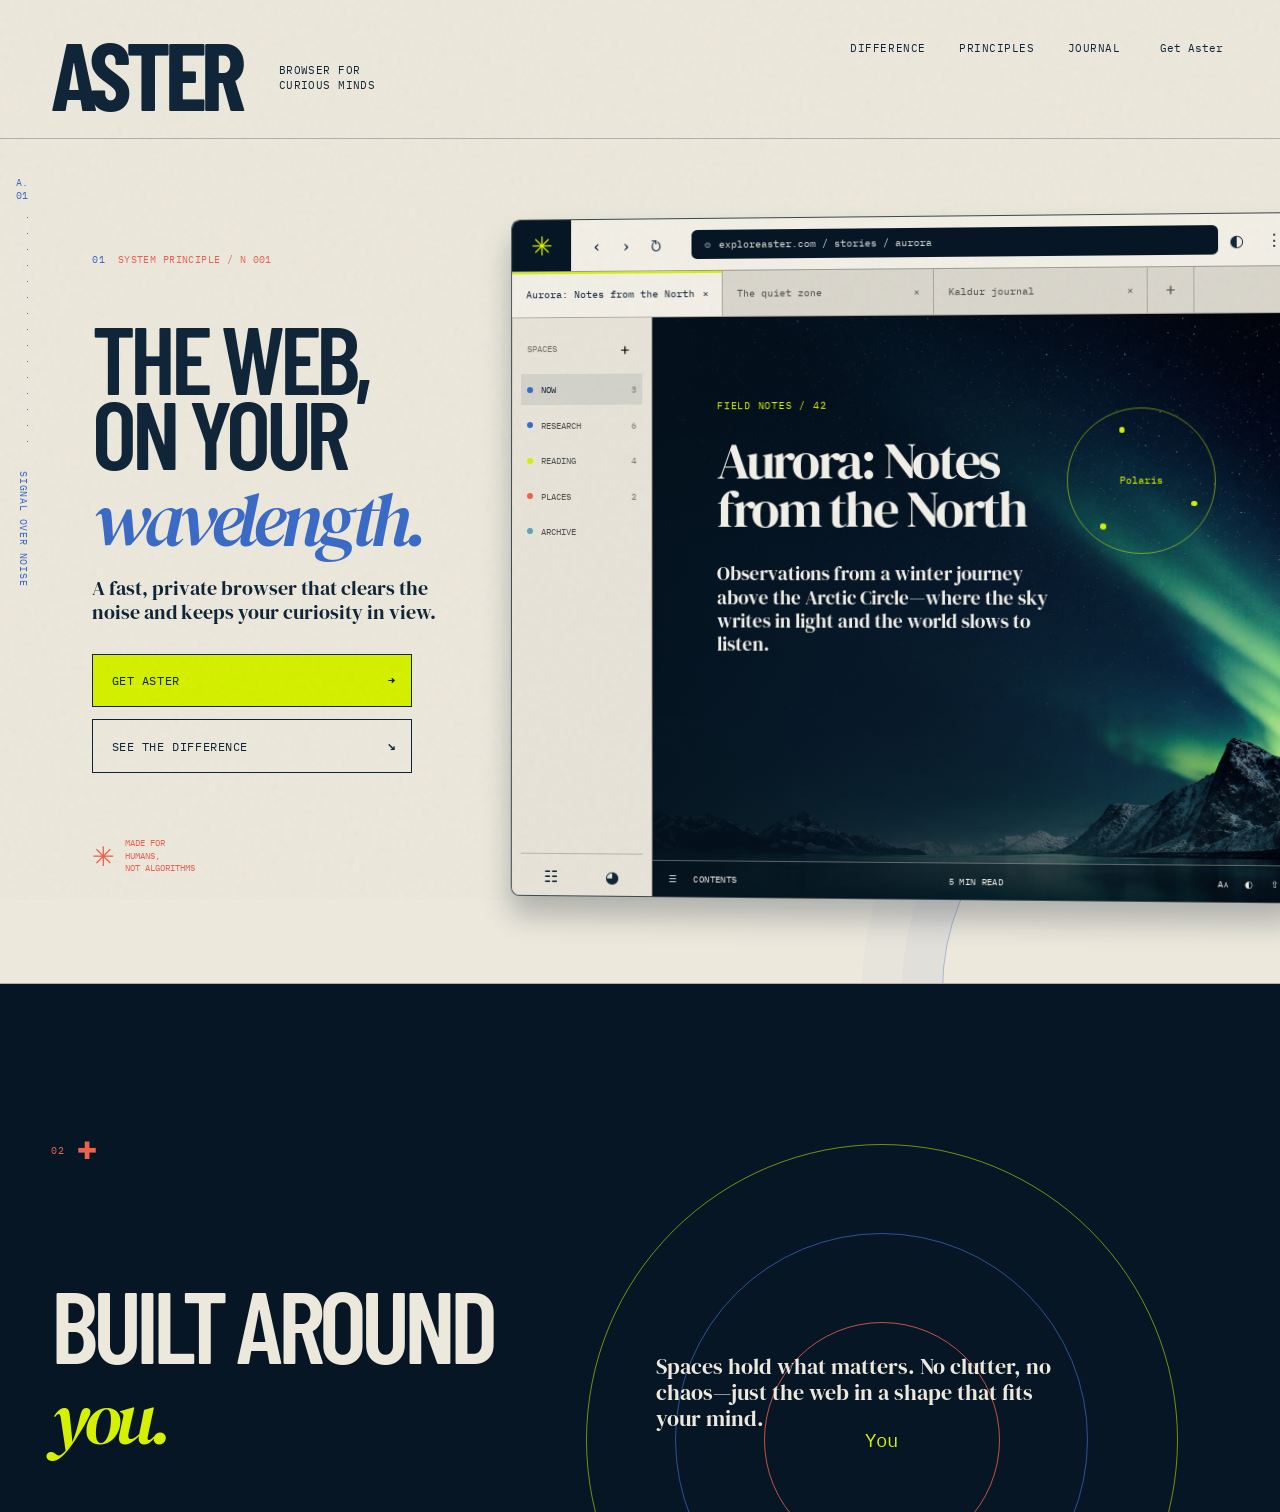
<file: examples/aster-browser/index.html>
<!doctype html>
<html lang="en">
  <head>
    <meta charset="UTF-8" />
    <meta name="viewport" content="width=device-width, initial-scale=1.0" />
    <meta name="description" content="ASTER is a fast, private browser that keeps curiosity in view." />
    <meta name="theme-color" content="#ece8dc" />
    <title>ASTER — The web, on your wavelength.</title>
    <link rel="preconnect" href="https://fonts.googleapis.com" />
    <link rel="preconnect" href="https://fonts.gstatic.com" crossorigin />
    <link href="https://fonts.googleapis.com/css2?family=Barlow+Condensed:wght@500;600;700&family=DM+Serif+Display:ital@0;1&family=IBM+Plex+Mono:wght@400;500&display=swap" rel="stylesheet" />
    <link rel="stylesheet" href="styles.css" />
  </head>
  <body>
    <a class="skip-link" href="#main">Skip to content</a>

    <header class="site-header">
      <a class="wordmark" href="#top" aria-label="ASTER home">ASTER</a>
      <p class="header-note">Browser for<br />curious minds</p>
      <button class="menu-toggle" type="button" aria-controls="primary-nav" aria-expanded="false">
        <span>Menu</span><span aria-hidden="true">+</span>
      </button>
      <nav id="primary-nav" class="primary-nav" aria-label="Primary navigation">
        <a href="#difference">Difference</a>
        <a href="#principles">Principles</a>
        <a href="#journal">Journal</a>
        <button type="button" class="nav-action" data-open-waitlist>Get Aster</button>
      </nav>
    </header>

    <main id="main">
      <section class="hero" id="top" aria-labelledby="hero-title">
        <div class="signal-ruler" aria-hidden="true">
          <span>A.<br />01</span><i></i><b>Signal over noise</b>
        </div>

        <div class="hero-copy reveal">
          <p class="eyebrow"><span>01</span> System principle / N 001</p>
          <h1 id="hero-title">The web,<br />on your<br /><em>wavelength.</em></h1>
          <p class="lede">A fast, private browser that clears the noise and keeps your curiosity in view.</p>
          <div class="hero-actions">
            <button class="button button-primary" type="button" data-open-waitlist><span>Get Aster</span><b aria-hidden="true">→</b></button>
            <a class="button button-quiet" href="#difference"><span>See the difference</span><b aria-hidden="true">↘</b></a>
          </div>
          <div class="signal-stamp" aria-hidden="true"><span>✳</span><small>Made for<br />humans,<br />not algorithms</small></div>
        </div>

        <div class="browser-stage reveal" aria-label="ASTER browser preview">
          <div class="browser-shell">
            <div class="browser-topbar">
              <span class="aster-mark" aria-hidden="true">✳</span>
              <div class="browser-nav" aria-hidden="true"><button>‹</button><button>›</button><button>↻</button></div>
              <div class="address-bar"><span aria-hidden="true">⌾</span> exploreaster.com / stories / aurora</div>
              <button class="toolbar-button" type="button" data-reading-mode aria-pressed="false" aria-label="Toggle quiet reading mode">◐</button>
              <button class="toolbar-button" type="button" aria-label="More browser options">⋮</button>
            </div>
            <div class="browser-tabs" role="tablist" aria-label="Open tabs">
              <button class="tab active" type="button" role="tab" aria-selected="true" data-title="Aurora: Notes from the North" data-label="Field notes / 42">Aurora: Notes from the North <span aria-hidden="true">×</span></button>
              <button class="tab" type="button" role="tab" aria-selected="false" data-title="The quiet zone" data-label="Aster field guide / 07">The quiet zone <span aria-hidden="true">×</span></button>
              <button class="tab" type="button" role="tab" aria-selected="false" data-title="Kaldur journal" data-label="Winter dispatch / 13">Kaldur journal <span aria-hidden="true">×</span></button>
              <button class="new-tab" type="button" aria-label="Open new tab">+</button>
            </div>
            <div class="browser-body">
              <aside class="browser-sidebar" aria-label="Browser spaces">
                <div class="sidebar-title"><span>Spaces</span><button type="button" aria-label="Add space">+</button></div>
                <button class="space active"><i></i>Now <span>3</span></button>
                <button class="space"><i></i>Research <span>6</span></button>
                <button class="space"><i></i>Reading <span>4</span></button>
                <button class="space"><i></i>Places <span>2</span></button>
                <button class="space"><i></i>Archive</button>
                <div class="sidebar-footer"><span>☷</span><span>◕</span></div>
              </aside>
              <article class="reading-canvas">
                <div class="reading-overlay"></div>
                <div class="story-copy">
                  <p class="story-label" data-story-label>Field notes / 42</p>
                  <h2 data-story-title>Aurora: Notes<br />from the North</h2>
                  <p>Observations from a winter journey above the Arctic Circle—where the sky writes in light and the world slows to listen.</p>
                </div>
                <div class="constellation" aria-hidden="true"><span>Polaris</span><i></i><i></i><i></i></div>
                <footer class="reading-footer"><span>☰ &nbsp; Contents</span><span>5 min read</span><span>A<span class="small-a">A</span> &nbsp; ◐ &nbsp; ⇧</span></footer>
              </article>
            </div>
          </div>
        </div>
      </section>

      <section class="difference" id="difference" aria-labelledby="difference-title">
        <p class="section-number">02 <span aria-hidden="true">✚</span></p>
        <h2 id="difference-title">Built around<br /><em>you.</em></h2>
        <p>Spaces hold what matters. No clutter, no chaos—just the web in a shape that fits your mind.</p>
        <div class="orbit-map" aria-hidden="true"><span>You</span><i></i><i></i><i></i></div>
      </section>
    </main>

    <dialog class="waitlist-dialog" aria-labelledby="waitlist-title">
      <button class="dialog-close" type="button" data-close-waitlist aria-label="Close waitlist form">×</button>
      <div class="dialog-intro"><span>ASTER / EARLY ACCESS</span><h2 id="waitlist-title">Stay<br />curious.</h2><p>Be first to explore a browser that gives your attention somewhere better to go.</p></div>
      <form class="waitlist-form">
        <label>Email address<input name="email" type="email" autocomplete="email" required placeholder="you@example.com" /></label>
        <label class="check"><input type="checkbox" required /><span>I’d like occasional news from ASTER. No tracking, no noise.</span></label>
        <button class="button button-primary" type="submit"><span>Join the list</span><b aria-hidden="true">→</b></button>
      </form>
      <div class="waitlist-success" hidden><span aria-hidden="true">✳</span><h3>You’re in orbit.</h3><p>We’ll send your invitation when ASTER is ready.</p></div>
    </dialog>

    <script src="script.js"></script>
  </body>
</html>
</file>
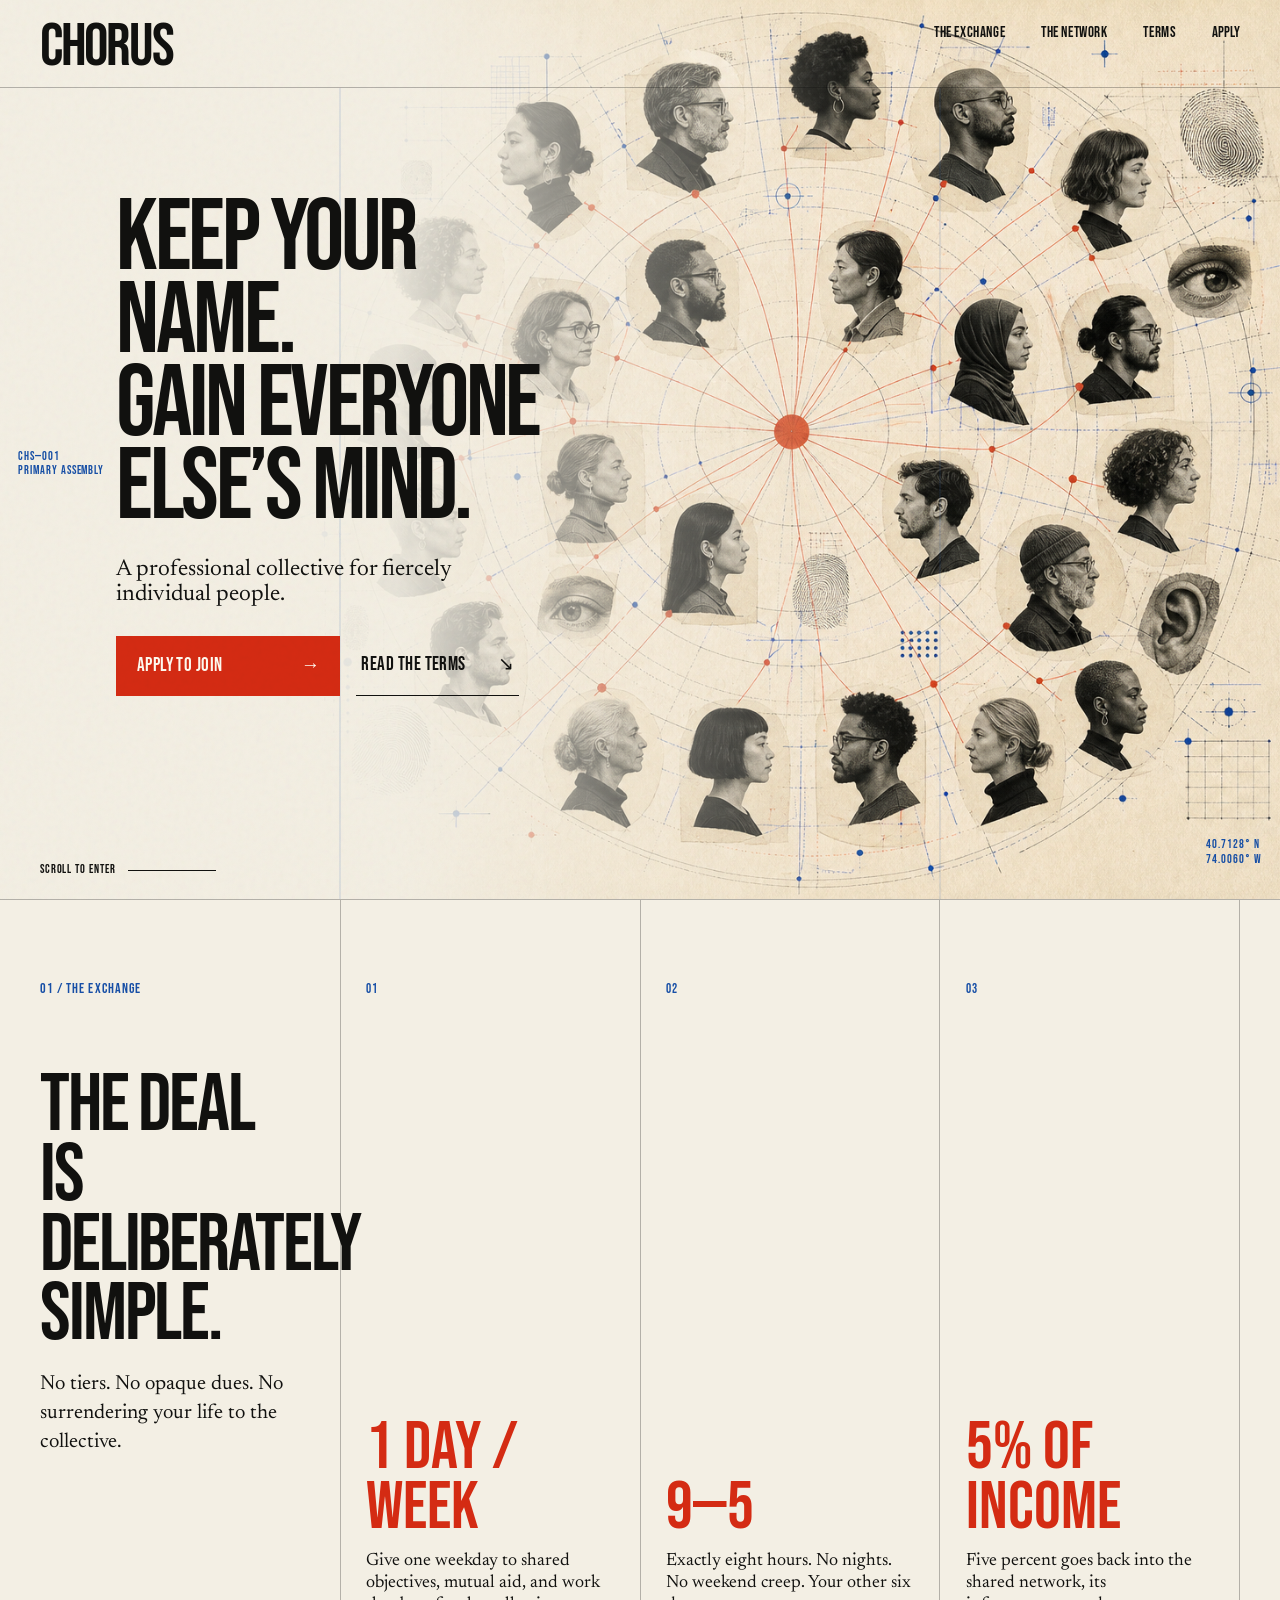
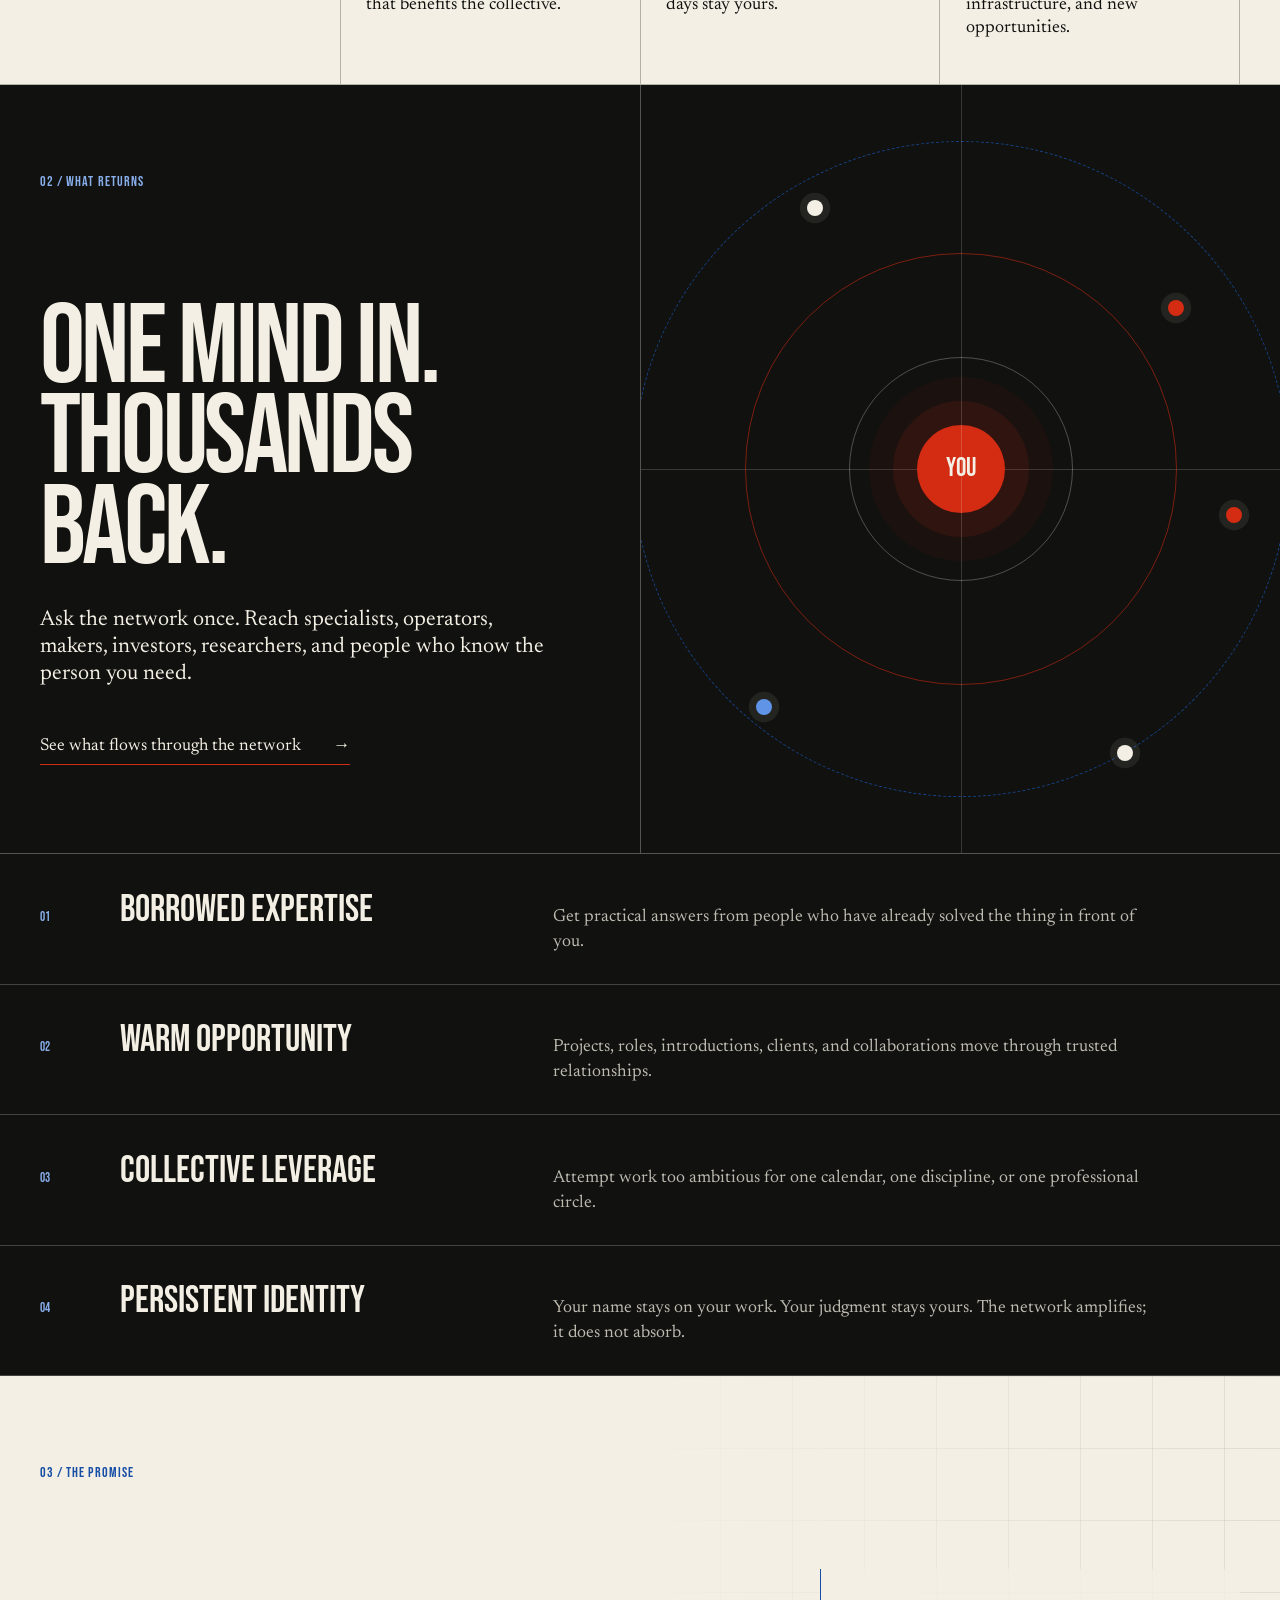
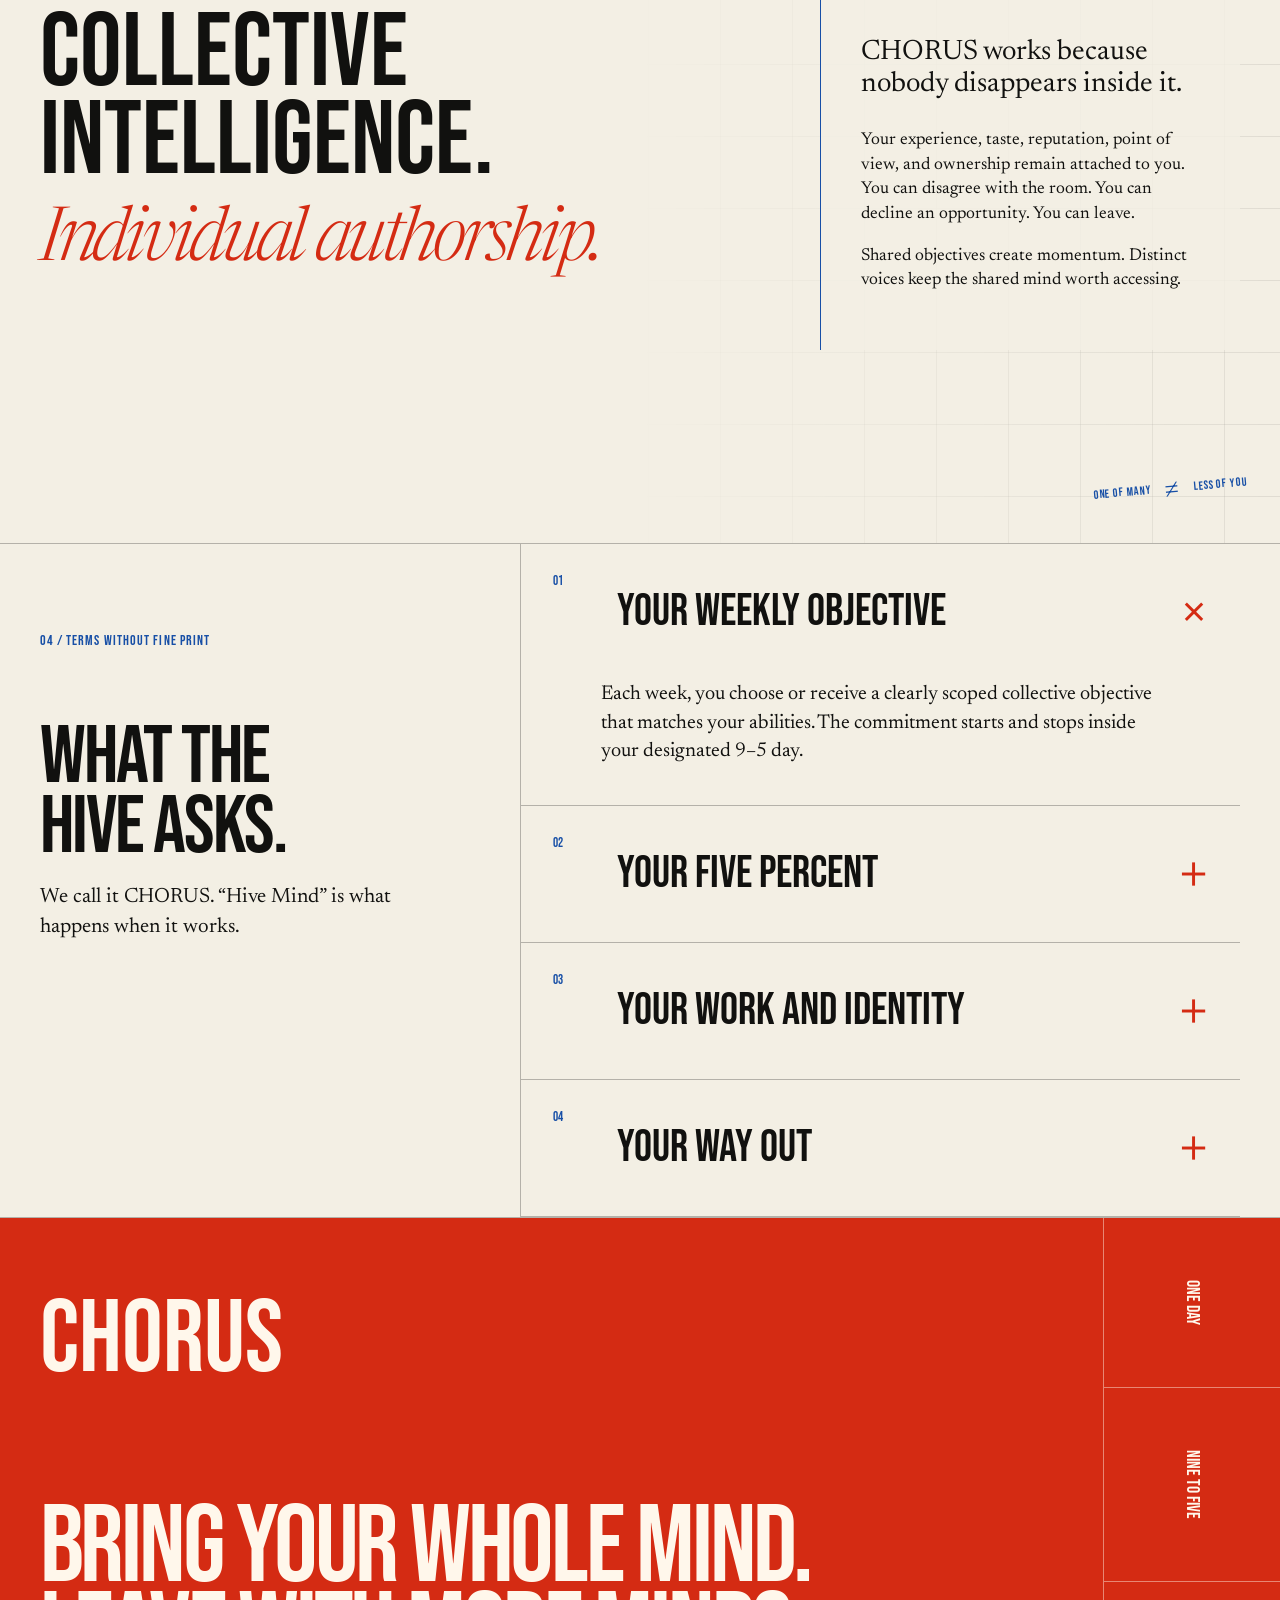
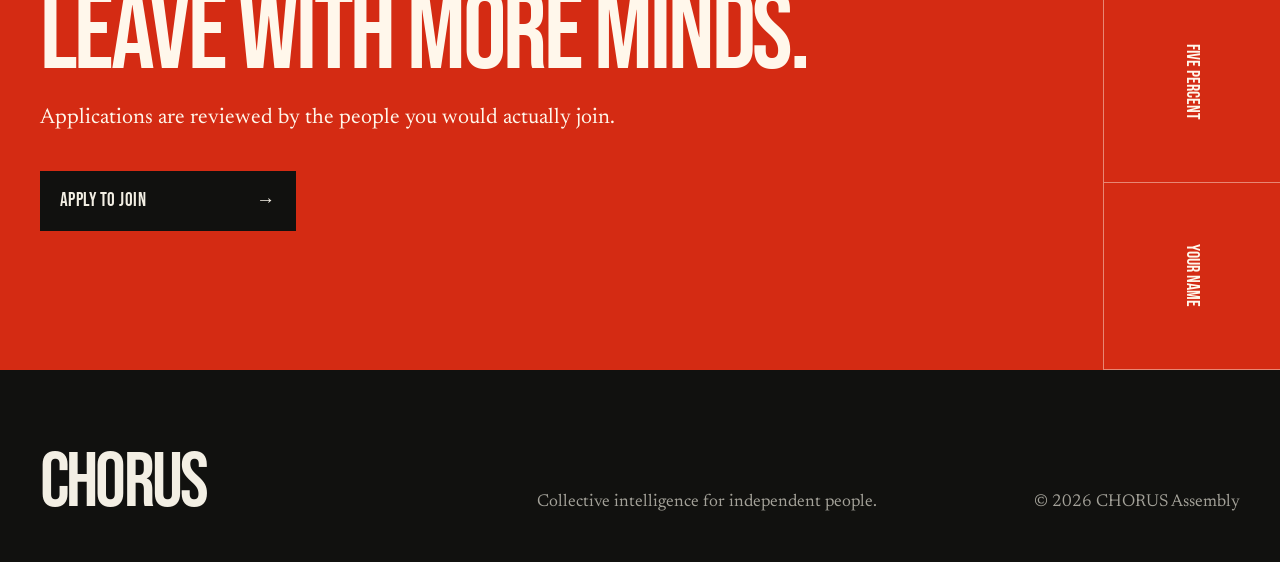
<file: examples/chorus-hive-mind/index.html>
<!doctype html>
<html lang="en">
  <head>
    <meta charset="UTF-8" />
    <meta name="viewport" content="width=device-width, initial-scale=1.0" />
    <meta name="description" content="CHORUS is a professional collective for fiercely individual people. Keep your identity. Gain access to everyone else's expertise, network, and opportunities." />
    <meta name="theme-color" content="#f3efe4" />
    <title>CHORUS — Keep your name. Gain everyone else's mind.</title>
    <link rel="preconnect" href="https://fonts.googleapis.com" />
    <link rel="preconnect" href="https://fonts.gstatic.com" crossorigin />
    <link href="https://fonts.googleapis.com/css2?family=Bebas+Neue&family=Newsreader:opsz,wght@6..72,300;6..72,400;6..72,600&display=swap" rel="stylesheet" />
    <link rel="stylesheet" href="styles.css" />
  </head>
  <body>
    <a class="skip-link" href="#main">Skip to content</a>

    <header class="site-header" data-header>
      <a class="wordmark" href="#top" aria-label="CHORUS home">CHORUS</a>
      <button class="menu-toggle" type="button" aria-controls="site-nav" aria-expanded="false">
        <span>Menu</span>
        <span class="menu-glyph" aria-hidden="true">＋</span>
      </button>
      <nav id="site-nav" class="site-nav" aria-label="Primary navigation">
        <a href="#exchange">The exchange</a>
        <a href="#network">The network</a>
        <a href="#terms">Terms</a>
        <button class="text-link" type="button" data-open-apply>Apply</button>
      </nav>
    </header>

    <main id="main">
      <section class="hero" id="top" aria-labelledby="hero-title">
        <img class="hero-art" src="assets/chorus-network.png" alt="A circular editorial collage of distinct professional portraits connected by red and blue lines" />
        <div class="hero-grid" aria-hidden="true"></div>
        <div class="hero-coordinate hero-coordinate-left" aria-hidden="true">CHS—001<br />PRIMARY ASSEMBLY</div>
        <div class="hero-coordinate hero-coordinate-right" aria-hidden="true">40.7128° N<br />74.0060° W</div>

        <div class="hero-copy">
          <h1 id="hero-title">Keep your name.<br />Gain everyone<br />else’s mind.</h1>
          <p>A professional collective for fiercely individual people.</p>
          <div class="hero-actions">
            <button class="button button-primary" type="button" data-open-apply>
              <span>Apply to join</span><span aria-hidden="true">→</span>
            </button>
            <a class="button button-quiet" href="#terms">
              <span>Read the terms</span><span aria-hidden="true">↘</span>
            </a>
          </div>
        </div>

        <div class="scroll-mark" aria-hidden="true">
          <span>Scroll to enter</span>
          <span class="scroll-line"></span>
        </div>
      </section>

      <section class="exchange" id="exchange" aria-labelledby="exchange-title">
        <div class="section-heading reveal">
          <span class="section-index">01 / The exchange</span>
          <h2 id="exchange-title">The deal is<br />deliberately simple.</h2>
          <p>No tiers. No opaque dues. No surrendering your life to the collective.</p>
        </div>

        <div class="terms-ledger" role="list" aria-label="Membership contribution">
          <article class="ledger-item reveal" role="listitem">
            <span class="ledger-number">01</span>
            <strong>1 day / week</strong>
            <p>Give one weekday to shared objectives, mutual aid, and work that benefits the collective.</p>
          </article>
          <article class="ledger-item reveal" role="listitem">
            <span class="ledger-number">02</span>
            <strong>9—5</strong>
            <p>Exactly eight hours. No nights. No weekend creep. Your other six days stay yours.</p>
          </article>
          <article class="ledger-item reveal" role="listitem">
            <span class="ledger-number">03</span>
            <strong>5% of income</strong>
            <p>Five percent goes back into the shared network, its infrastructure, and new opportunities.</p>
          </article>
        </div>
      </section>

      <section class="network" id="network" aria-labelledby="network-title">
        <div class="network-copy reveal">
          <span class="section-index section-index-light">02 / What returns</span>
          <h2 id="network-title">One mind in.<br />Thousands back.</h2>
          <p>Ask the network once. Reach specialists, operators, makers, investors, researchers, and people who know the person you need.</p>
          <a class="arrow-link" href="#returns">See what flows through the network <span aria-hidden="true">→</span></a>
        </div>

        <div class="network-field" aria-hidden="true">
          <div class="orbit orbit-one"></div>
          <div class="orbit orbit-two"></div>
          <div class="orbit orbit-three"></div>
          <div class="network-node node-a"></div>
          <div class="network-node node-b"></div>
          <div class="network-node node-c"></div>
          <div class="network-node node-d"></div>
          <div class="network-node node-e"></div>
          <div class="network-core">YOU</div>
        </div>

        <div class="returns-list" id="returns">
          <div class="return-row reveal"><span>01</span><h3>Borrowed expertise</h3><p>Get practical answers from people who have already solved the thing in front of you.</p></div>
          <div class="return-row reveal"><span>02</span><h3>Warm opportunity</h3><p>Projects, roles, introductions, clients, and collaborations move through trusted relationships.</p></div>
          <div class="return-row reveal"><span>03</span><h3>Collective leverage</h3><p>Attempt work too ambitious for one calendar, one discipline, or one professional circle.</p></div>
          <div class="return-row reveal"><span>04</span><h3>Persistent identity</h3><p>Your name stays on your work. Your judgment stays yours. The network amplifies; it does not absorb.</p></div>
        </div>
      </section>

      <section class="identity" aria-labelledby="identity-title">
        <div class="identity-statement reveal">
          <span class="section-index">03 / The promise</span>
          <h2 id="identity-title">Collective intelligence.<br /><em>Individual authorship.</em></h2>
        </div>
        <div class="identity-body reveal">
          <p class="lead">CHORUS works because nobody disappears inside it.</p>
          <p>Your experience, taste, reputation, point of view, and ownership remain attached to you. You can disagree with the room. You can decline an opportunity. You can leave.</p>
          <p>Shared objectives create momentum. Distinct voices keep the shared mind worth accessing.</p>
        </div>
        <div class="identity-seal" aria-hidden="true">
          <span>ONE OF MANY</span>
          <b>≠</b>
          <span>LESS OF YOU</span>
        </div>
      </section>

      <section class="terms" id="terms" aria-labelledby="terms-title">
        <div class="terms-heading reveal">
          <span class="section-index">04 / Terms without fine print</span>
          <h2 id="terms-title">What the<br />Hive asks.</h2>
          <p>We call it CHORUS. “Hive Mind” is what happens when it works.</p>
        </div>

        <div class="terms-detail">
          <details class="term-detail reveal" open>
            <summary><span>01</span> Your weekly objective <i aria-hidden="true">＋</i></summary>
            <div><p>Each week, you choose or receive a clearly scoped collective objective that matches your abilities. The commitment starts and stops inside your designated 9–5 day.</p></div>
          </details>
          <details class="term-detail reveal">
            <summary><span>02</span> Your five percent <i aria-hidden="true">＋</i></summary>
            <div><p>Members contribute 5% of income to sustain the shared network and fund collective bets. Allocation and reporting are visible to every member.</p></div>
          </details>
          <details class="term-detail reveal">
            <summary><span>03</span> Your work and identity <i aria-hidden="true">＋</i></summary>
            <div><p>Your independent work stays yours. CHORUS does not erase authorship, claim your personal brand, or speak in your name without consent.</p></div>
          </details>
          <details class="term-detail reveal">
            <summary><span>04</span> Your way out <i aria-hidden="true">＋</i></summary>
            <div><p>Membership is voluntary. Leave with notice, settle active commitments, and keep every relationship and piece of knowledge you gained.</p></div>
          </details>
        </div>
      </section>

      <section class="final-cta" aria-labelledby="final-title">
        <div class="final-copy reveal">
          <span class="final-mark">CHORUS</span>
          <h2 id="final-title">Bring your whole mind.<br />Leave with more minds.</h2>
          <p>Applications are reviewed by the people you would actually join.</p>
          <button class="button button-inverse" type="button" data-open-apply>
            <span>Apply to join</span><span aria-hidden="true">→</span>
          </button>
        </div>
        <div class="final-meta" aria-label="Membership terms summary">
          <span>ONE DAY</span><span>NINE TO FIVE</span><span>FIVE PERCENT</span><span>YOUR NAME</span>
        </div>
      </section>
    </main>

    <footer>
      <a class="wordmark wordmark-footer" href="#top">CHORUS</a>
      <p>Collective intelligence for independent people.</p>
      <p>© <span data-year></span> CHORUS Assembly</p>
    </footer>

    <dialog class="apply-dialog" aria-labelledby="apply-title">
      <button class="dialog-close" type="button" data-close-apply aria-label="Close application">×</button>
      <div class="dialog-intro">
        <span class="section-index section-index-light">Candidate signal / 001</span>
        <h2 id="apply-title">Add your voice<br />to the room.</h2>
        <p>Tell us what you know, what you want to learn, and what kind of objective you would gladly give one day a week to.</p>
      </div>
      <form class="apply-form">
        <label>Full name<input name="name" autocomplete="name" required /></label>
        <label>Email address<input type="email" name="email" autocomplete="email" required /></label>
        <label>Your field<input name="field" placeholder="What do people call you for?" required /></label>
        <label>What would you bring?<textarea name="contribution" rows="4" required></textarea></label>
        <label class="terms-check"><input type="checkbox" required /><span>I understand the exchange: one weekday, 9–5, and 5% of income.</span></label>
        <button class="button button-primary form-submit" type="submit"><span>Send application</span><span aria-hidden="true">→</span></button>
      </form>
      <div class="form-success" hidden>
        <span aria-hidden="true">✓</span>
        <h3>Your signal is in.</h3>
        <p>CHORUS will be in touch when the room is ready to meet you.</p>
      </div>
    </dialog>

    <script src="script.js"></script>
  </body>
</html>
</file>
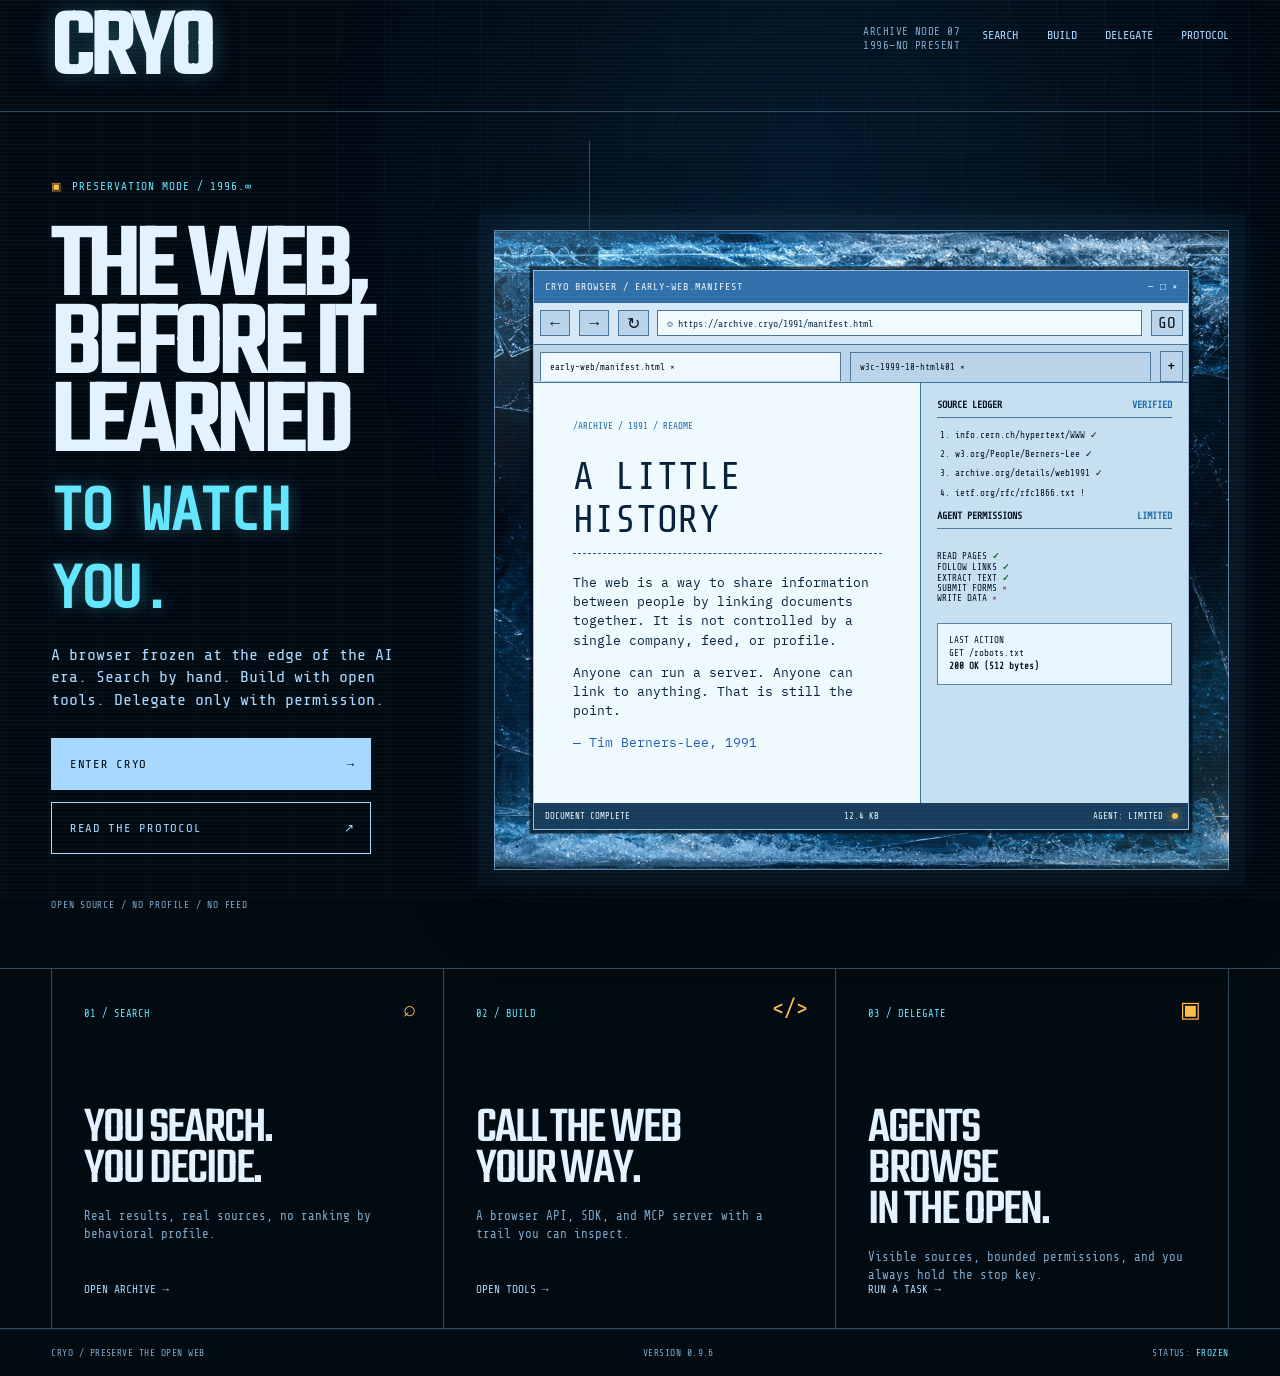
<file: examples/cryo-browser/index.html>
<!doctype html>
<html lang="en">
  <head>
    <meta charset="UTF-8" />
    <meta name="viewport" content="width=device-width, initial-scale=1.0" />
    <meta name="description" content="CRYO is a browser frozen at the edge of the AI era: search by hand, build openly, and delegate with permission." />
    <meta name="theme-color" content="#020a12" />
    <title>CRYO — The web, before it learned to watch you.</title>
    <link rel="preconnect" href="https://fonts.googleapis.com" />
    <link rel="preconnect" href="https://fonts.gstatic.com" crossorigin />
    <link href="https://fonts.googleapis.com/css2?family=Share+Tech+Mono&family=Teko:wght@500;600&family=IBM+Plex+Mono:wght@400;500&display=swap" rel="stylesheet" />
    <link rel="stylesheet" href="styles.css" />
  </head>
  <body class="home-page">
    <a class="skip-link" href="#main">Skip to content</a>
    <header class="site-header">
      <a class="wordmark" href="index.html" aria-label="CRYO home">CRYO</a>
      <p class="node-id">ARCHIVE NODE 07<br />1996—NO PRESENT</p>
      <button class="menu-toggle" type="button" aria-controls="site-nav" aria-expanded="false">Menu <span aria-hidden="true">+</span></button>
      <nav class="site-nav" id="site-nav" aria-label="Primary navigation">
        <a href="search.html">Search</a>
        <a href="developers.html">Build</a>
        <a href="agents.html">Delegate</a>
        <a href="#protocol">Protocol</a>
      </nav>
    </header>

    <main id="main">
      <section class="home-hero" aria-labelledby="hero-title">
        <div class="hero-copy reveal">
          <p class="signal-label"><span>▣</span> PRESERVATION MODE / 1996.∞</p>
          <h1 id="hero-title">The web,<br />before it<br />learned <em>to watch you.</em></h1>
          <p class="hero-lede">A browser frozen at the edge of the AI era. Search by hand. Build with open tools. Delegate only with permission.</p>
          <div class="action-row">
            <a class="button button-ice" href="search.html">Enter Cryo <span aria-hidden="true">→</span></a>
            <a class="button button-outline" href="#protocol">Read the protocol <span aria-hidden="true">↗</span></a>
          </div>
          <p class="open-note">OPEN SOURCE / NO PROFILE / NO FEED</p>
        </div>

        <div class="cryo-chamber reveal" aria-label="CRYO browser preview">
          <div class="browser-unit">
            <div class="unit-titlebar"><span>CRYO BROWSER / EARLY-WEB.MANIFEST</span><span>— □ ×</span></div>
            <div class="unit-tools"><button aria-label="Go back">←</button><button aria-label="Go forward">→</button><button aria-label="Refresh page">↻</button><div>⌾ https://archive.cryo/1991/manifest.html</div><button>GO</button></div>
            <div class="unit-tabs"><span class="active">early-web/manifest.html ×</span><span>w3c-1999-10-html401 ×</span><button aria-label="New tab">+</button></div>
            <div class="unit-body">
              <article class="manifest-page">
                <p class="file-path">/ARCHIVE / 1991 / README</p>
                <h2>A little history</h2>
                <p>The web is a way to share information between people by linking documents together. It is not controlled by a single company, feed, or profile.</p>
                <p>Anyone can run a server. Anyone can link to anything. That is still the point.</p>
                <p class="signed">— Tim Berners-Lee, 1991</p>
              </article>
              <aside class="source-ledger">
                <h3>Source ledger <span>verified</span></h3>
                <ol><li>info.cern.ch/hypertext/WWW ✓</li><li>w3.org/People/Berners-Lee ✓</li><li>archive.org/details/web1991 ✓</li><li>ietf.org/rfc/rfc1866.txt !</li></ol>
                <h3>Agent permissions <span>limited</span></h3>
                <p>READ PAGES <b>✓</b><br />FOLLOW LINKS <b>✓</b><br />EXTRACT TEXT <b>✓</b><br />SUBMIT FORMS <i>×</i><br />WRITE DATA <i>×</i></p>
                <div class="last-action">LAST ACTION<br />GET /robots.txt<br /><strong>200 OK (512 bytes)</strong></div>
              </aside>
            </div>
            <footer class="unit-footer"><span>DOCUMENT COMPLETE</span><span>12.4 KB</span><span>AGENT: LIMITED <i></i></span></footer>
          </div>
        </div>
      </section>

      <section class="route-grid" id="protocol" aria-label="CRYO ways of browsing">
        <a class="route-card" href="search.html"><span>01 / SEARCH</span><b>⌕</b><h2>You search.<br />You decide.</h2><p>Real results, real sources, no ranking by behavioral profile.</p><em>Open archive →</em></a>
        <a class="route-card" href="developers.html"><span>02 / BUILD</span><b>&lt;/&gt;</b><h2>Call the web<br />your way.</h2><p>A browser API, SDK, and MCP server with a trail you can inspect.</p><em>Open tools →</em></a>
        <a class="route-card" href="agents.html"><span>03 / DELEGATE</span><b>▣</b><h2>Agents browse<br />in the open.</h2><p>Visible sources, bounded permissions, and you always hold the stop key.</p><em>Run a task →</em></a>
      </section>
    </main>
    <footer class="site-footer"><span>CRYO / PRESERVE THE OPEN WEB</span><span>VERSION 0.9.6</span><span>STATUS: <b>FROZEN</b></span></footer>
    <script src="script.js"></script>
  </body>
</html>
</file>
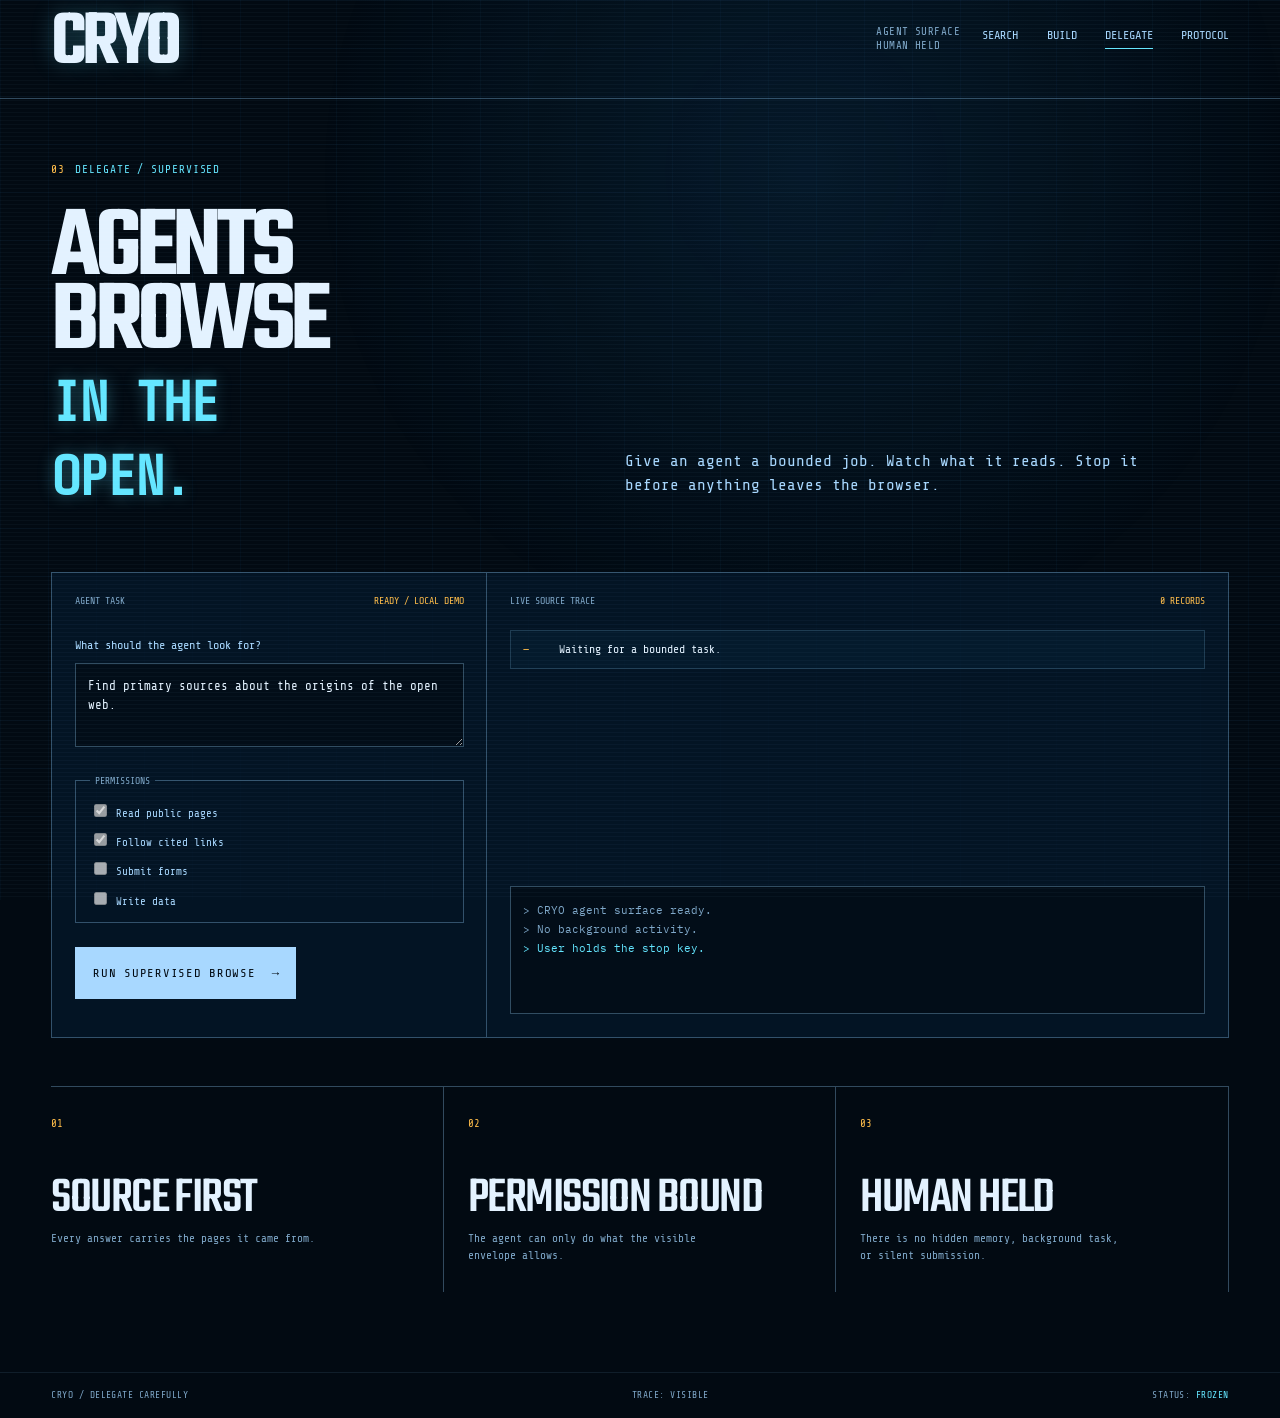
<file: examples/cryo-browser/agents.html>
<!doctype html>
<html lang="en">
  <head>
    <meta charset="UTF-8" /><meta name="viewport" content="width=device-width, initial-scale=1.0" />
    <meta name="description" content="Delegate browsing to a CRYO agent with visible sources and explicit permissions." /><meta name="theme-color" content="#020a12" />
    <title>CRYO Delegate — Agents browse in the open.</title>
    <link rel="preconnect" href="https://fonts.googleapis.com" /><link rel="preconnect" href="https://fonts.gstatic.com" crossorigin />
    <link href="https://fonts.googleapis.com/css2?family=Share+Tech+Mono&family=Teko:wght@500;600&family=IBM+Plex+Mono:wght@400;500&display=swap" rel="stylesheet" />
    <link rel="stylesheet" href="styles.css" />
  </head>
  <body>
    <a class="skip-link" href="#main">Skip to content</a>
    <header class="site-header compact"><a class="wordmark" href="index.html" aria-label="CRYO home">CRYO</a><p class="node-id">AGENT SURFACE<br />HUMAN HELD</p><button class="menu-toggle" type="button" aria-controls="site-nav" aria-expanded="false">Menu <span aria-hidden="true">+</span></button><nav class="site-nav" id="site-nav" aria-label="Primary navigation"><a href="search.html">Search</a><a href="developers.html">Build</a><a href="agents.html" aria-current="page">Delegate</a><a href="index.html#protocol">Protocol</a></nav></header>
    <main id="main" class="internal-page agent-page">
      <section class="page-intro"><p class="signal-label"><span>03</span> DELEGATE / SUPERVISED</p><h1>Agents browse<br /><em>in the open.</em></h1><p>Give an agent a bounded job. Watch what it reads. Stop it before anything leaves the browser.</p></section>
      <section class="agent-layout"><form class="agent-console" data-agent-form><div class="agent-console-head"><span>AGENT TASK</span><span data-agent-status>READY / LOCAL DEMO</span></div><label for="agent-task">What should the agent look for?</label><textarea id="agent-task" data-agent-task rows="3">Find primary sources about the origins of the open web.</textarea><fieldset><legend>PERMISSIONS</legend><label><input type="checkbox" checked disabled /> Read public pages</label><label><input type="checkbox" checked disabled /> Follow cited links</label><label><input type="checkbox" disabled /> Submit forms</label><label><input type="checkbox" disabled /> Write data</label></fieldset><button class="button button-ice" type="submit">Run supervised browse <span aria-hidden="true">→</span></button></form><div class="agent-trace"><div class="trace-head"><span>LIVE SOURCE TRACE</span><span data-trace-count>0 RECORDS</span></div><ol data-agent-sources><li><span>—</span> Waiting for a bounded task.</li></ol><div class="agent-log" data-agent-log><p>&gt; CRYO agent surface ready.</p><p>&gt; No background activity.</p><p>&gt; User holds the stop key.</p></div></div></section>
      <section class="agent-principles"><article><b>01</b><h2>Source first</h2><p>Every answer carries the pages it came from.</p></article><article><b>02</b><h2>Permission bound</h2><p>The agent can only do what the visible envelope allows.</p></article><article><b>03</b><h2>Human held</h2><p>There is no hidden memory, background task, or silent submission.</p></article></section>
    </main>
    <footer class="site-footer"><span>CRYO / DELEGATE CAREFULLY</span><span>TRACE: VISIBLE</span><span>STATUS: <b>FROZEN</b></span></footer><script src="script.js"></script>
  </body>
</html>
</file>
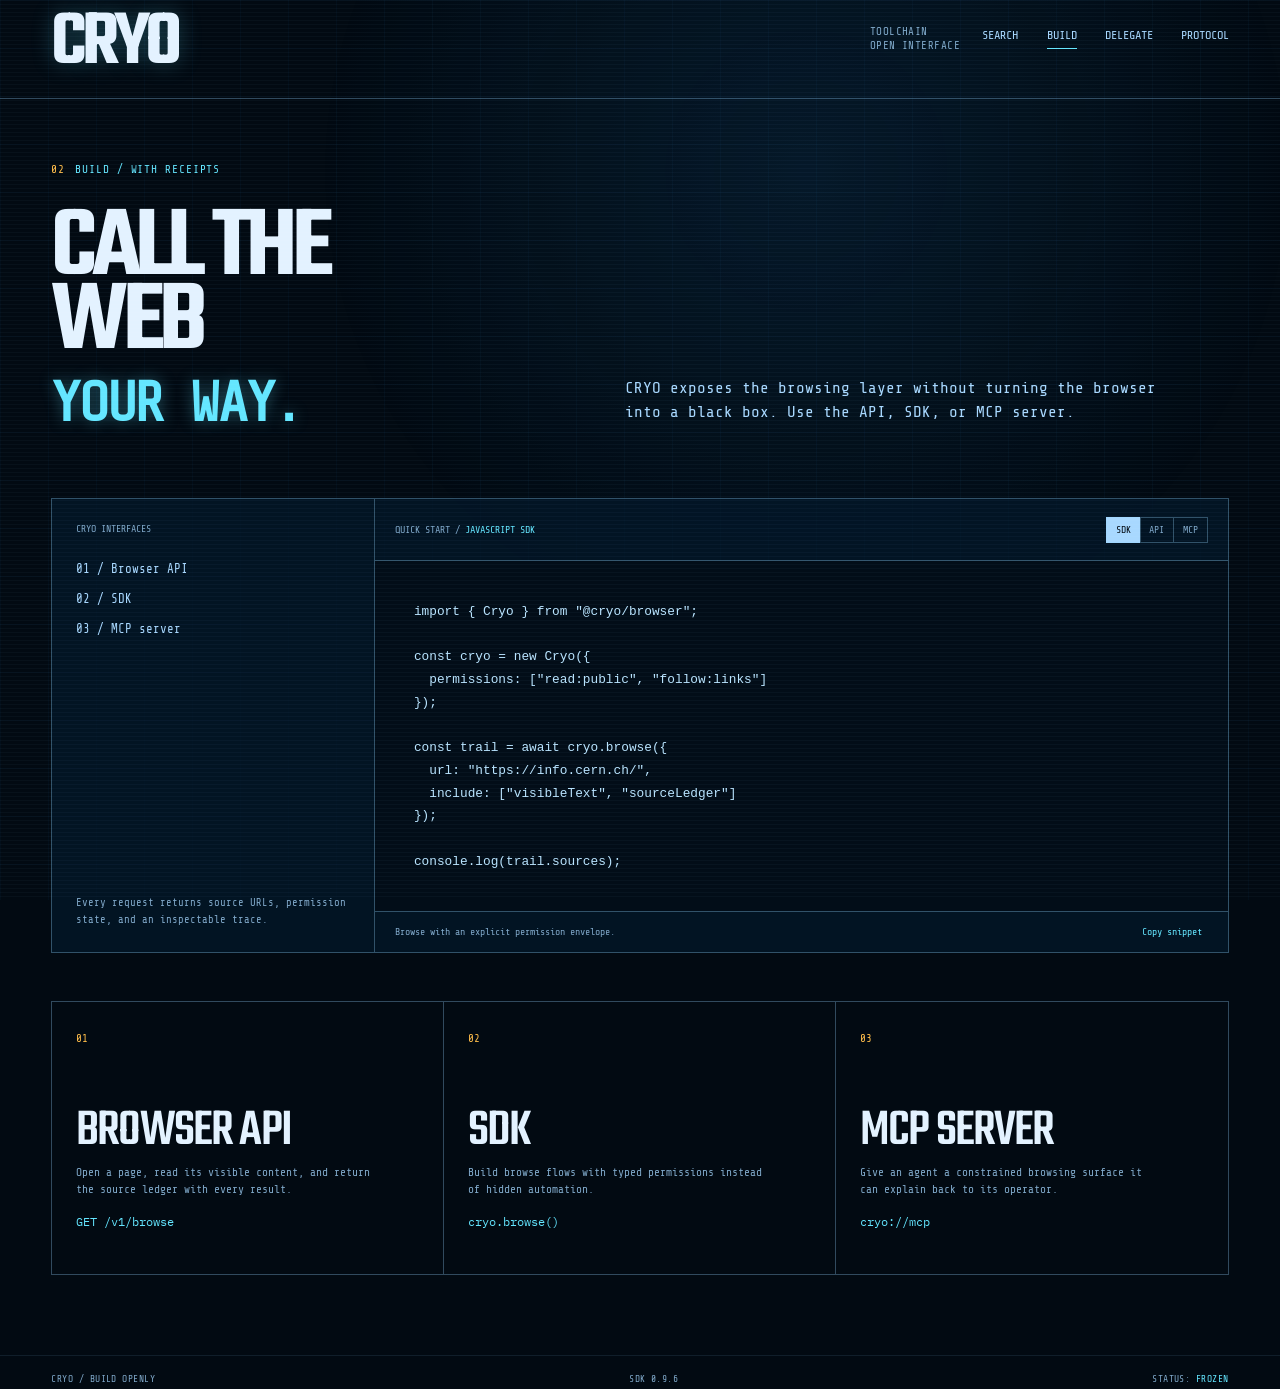
<file: examples/cryo-browser/developers.html>
<!doctype html>
<html lang="en">
  <head>
    <meta charset="UTF-8" /><meta name="viewport" content="width=device-width, initial-scale=1.0" />
    <meta name="description" content="Build with the CRYO browser API, SDK, and MCP server." /><meta name="theme-color" content="#020a12" />
    <title>CRYO Build — Browser tools with receipts.</title>
    <link rel="preconnect" href="https://fonts.googleapis.com" /><link rel="preconnect" href="https://fonts.gstatic.com" crossorigin />
    <link href="https://fonts.googleapis.com/css2?family=Share+Tech+Mono&family=Teko:wght@500;600&family=IBM+Plex+Mono:wght@400;500&display=swap" rel="stylesheet" />
    <link rel="stylesheet" href="styles.css" />
  </head>
  <body>
    <a class="skip-link" href="#main">Skip to content</a>
    <header class="site-header compact"><a class="wordmark" href="index.html" aria-label="CRYO home">CRYO</a><p class="node-id">TOOLCHAIN<br />OPEN INTERFACE</p><button class="menu-toggle" type="button" aria-controls="site-nav" aria-expanded="false">Menu <span aria-hidden="true">+</span></button><nav class="site-nav" id="site-nav" aria-label="Primary navigation"><a href="search.html">Search</a><a href="developers.html" aria-current="page">Build</a><a href="agents.html">Delegate</a><a href="index.html#protocol">Protocol</a></nav></header>
    <main id="main" class="internal-page build-page">
      <section class="page-intro"><p class="signal-label"><span>02</span> BUILD / WITH RECEIPTS</p><h1>Call the web<br /><em>your way.</em></h1><p>CRYO exposes the browsing layer without turning the browser into a black box. Use the API, SDK, or MCP server.</p></section>
      <section class="build-layout"><aside class="tool-index"><p>CRYO INTERFACES</p><a href="#api">01 / Browser API</a><a href="#sdk">02 / SDK</a><a href="#mcp">03 / MCP server</a><div class="tool-note">Every request returns source URLs, permission state, and an inspectable trace.</div></aside><div class="integration-panel"><div class="integration-head"><p>QUICK START / <span data-code-language>JAVASCRIPT</span></p><div class="code-tabs" role="tablist"><button class="code-tab active" type="button" role="tab" aria-selected="true" data-code-tab="javascript">SDK</button><button class="code-tab" type="button" role="tab" aria-selected="false" data-code-tab="curl">API</button><button class="code-tab" type="button" role="tab" aria-selected="false" data-code-tab="mcp">MCP</button></div></div><pre data-code-output><code></code></pre><div class="code-foot"><span data-code-caption>Browse with an explicit permission envelope.</span><button class="copy-button" type="button" data-copy-code>Copy snippet</button></div></div></section>
      <section class="capability-grid"><article id="api"><span>01</span><h2>Browser API</h2><p>Open a page, read its visible content, and return the source ledger with every result.</p><code>GET /v1/browse</code></article><article id="sdk"><span>02</span><h2>SDK</h2><p>Build browse flows with typed permissions instead of hidden automation.</p><code>cryo.browse()</code></article><article id="mcp"><span>03</span><h2>MCP server</h2><p>Give an agent a constrained browsing surface it can explain back to its operator.</p><code>cryo://mcp</code></article></section>
    </main>
    <footer class="site-footer"><span>CRYO / BUILD OPENLY</span><span>SDK 0.9.6</span><span>STATUS: <b>FROZEN</b></span></footer><script src="script.js"></script>
  </body>
</html>
</file>
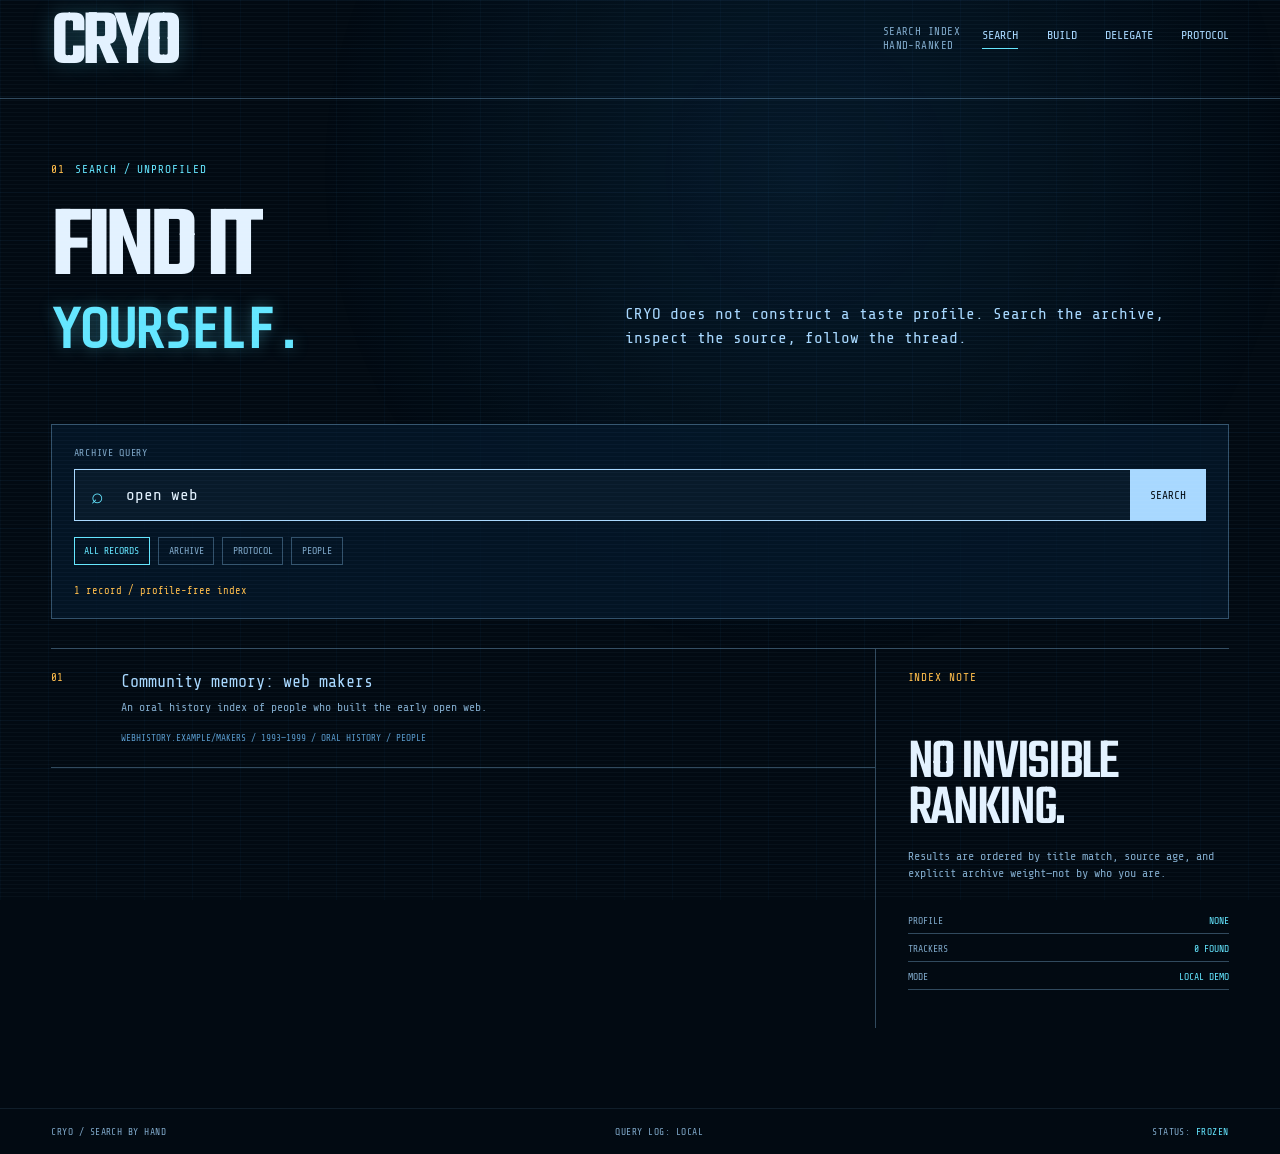
<file: examples/cryo-browser/search.html>
<!doctype html>
<html lang="en">
  <head>
    <meta charset="UTF-8" /><meta name="viewport" content="width=device-width, initial-scale=1.0" />
    <meta name="description" content="Search the CRYO open-web archive." /><meta name="theme-color" content="#020a12" />
    <title>CRYO Search — Find it yourself.</title>
    <link rel="preconnect" href="https://fonts.googleapis.com" /><link rel="preconnect" href="https://fonts.gstatic.com" crossorigin />
    <link href="https://fonts.googleapis.com/css2?family=Share+Tech+Mono&family=Teko:wght@500;600&family=IBM+Plex+Mono:wght@400;500&display=swap" rel="stylesheet" />
    <link rel="stylesheet" href="styles.css" />
  </head>
  <body>
    <a class="skip-link" href="#main">Skip to content</a>
    <header class="site-header compact"><a class="wordmark" href="index.html" aria-label="CRYO home">CRYO</a><p class="node-id">SEARCH INDEX<br />HAND-RANKED</p><button class="menu-toggle" type="button" aria-controls="site-nav" aria-expanded="false">Menu <span aria-hidden="true">+</span></button><nav class="site-nav" id="site-nav" aria-label="Primary navigation"><a href="search.html" aria-current="page">Search</a><a href="developers.html">Build</a><a href="agents.html">Delegate</a><a href="index.html#protocol">Protocol</a></nav></header>
    <main id="main" class="internal-page search-page">
      <section class="page-intro"><p class="signal-label"><span>01</span> SEARCH / UNPROFILED</p><h1>Find it<br /><em>yourself.</em></h1><p>CRYO does not construct a taste profile. Search the archive, inspect the source, follow the thread.</p></section>
      <section class="search-console" aria-labelledby="search-label">
        <form data-search-form><label id="search-label" for="archive-search">ARCHIVE QUERY</label><div class="search-input"><span>⌕</span><input id="archive-search" data-search-input autocomplete="off" value="open web" /><button type="submit">Search</button></div></form>
        <div class="filter-row" aria-label="Search filters"><button class="filter active" type="button" data-filter="all" aria-pressed="true">All records</button><button class="filter" type="button" data-filter="archive" aria-pressed="false">Archive</button><button class="filter" type="button" data-filter="protocol" aria-pressed="false">Protocol</button><button class="filter" type="button" data-filter="people" aria-pressed="false">People</button></div>
        <p class="result-count" data-result-count></p>
      </section>
      <section class="search-layout"><div class="search-results" data-search-results aria-live="polite"></div><aside class="search-aside"><p class="signal-label"><span>INDEX NOTE</span></p><h2>No invisible<br />ranking.</h2><p>Results are ordered by title match, source age, and explicit archive weight—not by who you are.</p><dl><div><dt>PROFILE</dt><dd>NONE</dd></div><div><dt>TRACKERS</dt><dd>0 FOUND</dd></div><div><dt>MODE</dt><dd>LOCAL DEMO</dd></div></dl></aside></section>
    </main>
    <footer class="site-footer"><span>CRYO / SEARCH BY HAND</span><span>QUERY LOG: LOCAL</span><span>STATUS: <b>FROZEN</b></span></footer><script src="script.js"></script>
  </body>
</html>
</file>
<file: examples/aster-browser/styles.css>
:root {
  --paper: #ece8dc;
  --ink: #102538;
  --navy: #071625;
  --lime: #d5f000;
  --coral: #ed624f;
  --cobalt: #3b6bc6;
  --line: rgba(16, 37, 56, 0.28);
  --display: "Barlow Condensed", Impact, sans-serif;
  --serif: "DM Serif Display", Georgia, serif;
  --mono: "IBM Plex Mono", monospace;
  --gutter: clamp(1.25rem, 4vw, 4.5rem);
}

* { box-sizing: border-box; }
html { scroll-behavior: smooth; }
body { margin: 0; overflow-x: hidden; background: var(--paper); color: var(--ink); font-family: var(--serif); }
body::before { position: fixed; inset: 0; z-index: 100; pointer-events: none; content: ""; opacity: .22; mix-blend-mode: multiply; background-image: url("data:image/svg+xml,%3Csvg viewBox='0 0 180 180' xmlns='http://www.w3.org/2000/svg'%3E%3Cfilter id='n'%3E%3CfeTurbulence type='fractalNoise' baseFrequency='.8' numOctaves='4' stitchTiles='stitch'/%3E%3C/filter%3E%3Crect width='100%25' height='100%25' filter='url(%23n)' opacity='.22'/%3E%3C/svg%3E"); }
button, input { font: inherit; }
button, a { -webkit-tap-highlight-color: transparent; }
button { cursor: pointer; }
a { color: inherit; }

.skip-link { position: fixed; top: .75rem; left: .75rem; z-index: 200; padding: .65rem .85rem; background: var(--ink); color: var(--paper); font-family: var(--mono); font-size: .75rem; transform: translateY(-180%); transition: transform 160ms ease; }
.skip-link:focus { transform: translateY(0); }

.site-header { position: absolute; inset: 0 0 auto; z-index: 10; min-height: 8.7rem; display: grid; grid-template-columns: max-content 1fr auto; align-items: start; gap: clamp(1rem, 3vw, 3rem); padding: 2.4rem var(--gutter) 1.25rem; border-bottom: 1px solid var(--line); }
.wordmark { font-family: var(--display); font-size: clamp(4.25rem, 7.5vw, 7rem); font-weight: 700; line-height: .72; letter-spacing: -.06em; text-decoration: none; }
.header-note { margin: .1rem 0; align-self: center; font-family: var(--mono); font-size: .66rem; letter-spacing: .04em; line-height: 1.45; text-transform: uppercase; }
.primary-nav { display: flex; align-items: center; gap: clamp(1rem, 2.6vw, 3rem); padding-top: .1rem; font-family: var(--mono); font-size: .68rem; letter-spacing: .05em; text-transform: uppercase; }
.primary-nav a, .nav-action { position: relative; border: 0; background: transparent; color: inherit; font: inherit; text-decoration: none; }
.primary-nav a::after, .nav-action::after { position: absolute; right: 100%; bottom: -.5rem; left: 0; height: 1px; content: ""; background: var(--coral); transition: right 180ms ease; }
.primary-nav a:hover::after, .primary-nav a:focus-visible::after, .nav-action:hover::after, .nav-action:focus-visible::after { right: 0; }
.menu-toggle { display: none; }

.hero { position: relative; min-height: max(880px, 100svh); display: grid; grid-template-columns: minmax(21rem, 33.5%) 1fr; align-items: center; gap: clamp(1rem, 3vw, 4rem); padding: 10.5rem var(--gutter) 5.5rem max(var(--gutter), 7.2vw); overflow: hidden; border-bottom: 1px solid var(--line); }
.hero::before { position: absolute; right: -8rem; bottom: -15rem; width: 29rem; aspect-ratio: 1; border: 1px solid rgba(59,107,198,.4); border-radius: 50%; content: ""; box-shadow: 0 0 0 2.5rem rgba(59,107,198,.04), 0 0 0 5rem rgba(59,107,198,.03); }
.signal-ruler { position: absolute; top: 18%; left: 1rem; display: grid; gap: .9rem; color: var(--cobalt); font-family: var(--mono); font-size: .62rem; line-height: 1.3; }
.signal-ruler i { width: 1px; height: 15rem; margin-left: .7rem; background: repeating-linear-gradient(to bottom, var(--cobalt) 0 1px, transparent 1px 1rem); }
.signal-ruler b { writing-mode: vertical-rl; font-weight: 400; letter-spacing: .08em; text-transform: uppercase; }

.hero-copy { position: relative; z-index: 1; padding-top: 4rem; }
.eyebrow, .section-number { display: flex; align-items: center; gap: .8rem; margin: 0; color: var(--coral); font-family: var(--mono); font-size: .65rem; letter-spacing: .04em; text-transform: uppercase; }
.eyebrow span { color: var(--cobalt); }
.hero h1 { max-width: 7.2ch; margin: 3.4rem 0 1.8rem; font-family: var(--display); font-size: clamp(5.2rem, 7.5vw, 9rem); font-weight: 600; line-height: .78; letter-spacing: -.055em; text-transform: uppercase; }
.hero h1 em { color: var(--cobalt); font-family: var(--serif); font-size: .77em; font-weight: 400; letter-spacing: -.07em; text-transform: none; }
.lede { max-width: 23rem; margin: 0 0 1.8rem; font-size: clamp(1.18rem, 1.6vw, 1.55rem); line-height: 1.16; }
.hero-actions { display: grid; gap: .75rem; width: min(100%, 20rem); }
.button { min-height: 3.35rem; display: inline-flex; align-items: center; justify-content: space-between; gap: 2rem; padding: .75rem 1rem  .75rem 1.15rem; border: 1px solid var(--ink); border-radius: 0; color: var(--ink); font-family: var(--mono); font-size: .73rem; letter-spacing: .05em; text-decoration: none; text-transform: uppercase; transition: color 160ms ease, background 160ms ease, transform 160ms ease; }
.button:hover { transform: translateX(.25rem); }
.button-primary { background: var(--lime); }
.button-primary:hover { background: var(--ink); color: var(--paper); }
.button-quiet { background: transparent; }
.button-quiet:hover { border-color: var(--coral); color: var(--coral); }
.signal-stamp { display: flex; align-items: center; gap: .6rem; margin-top: 4rem; color: var(--coral); font-family: var(--mono); text-transform: uppercase; }
.signal-stamp > span { font-size: 1.7rem; }
.signal-stamp small { font-size: .55rem; line-height: 1.45; }

.browser-stage { min-width: 0; padding-top: clamp(1rem, 4vw, 4.5rem); }
.browser-shell { min-width: 48rem; overflow: hidden; border: 1px solid rgba(7,22,37,.74); border-radius: .55rem; background: #d7d4ca; box-shadow: 0 1.2rem 1.7rem rgba(7,22,37,.26), 0 2px 0 rgba(255,255,255,.52) inset; transform: perspective(1800px) rotateY(-3deg) rotateX(.7deg); transform-origin: left center; transition: transform 450ms cubic-bezier(.2,.7,.2,1), box-shadow 450ms ease; }
.browser-stage:hover .browser-shell { box-shadow: 0 1.6rem 2.5rem rgba(7,22,37,.32), 0 2px 0 rgba(255,255,255,.52) inset; transform: perspective(1800px) rotateY(-1deg) rotateX(.15deg) translateY(-.35rem); }
.browser-topbar { display: grid; grid-template-columns: 3.7rem 7.5rem 1fr auto auto; align-items: center; height: 3.25rem; background: #f2efe6; border-bottom: 1px solid #9b9b94; }
.aster-mark { display: grid; height: 100%; place-items: center; background: var(--navy); color: var(--lime); font-size: 1.6rem; }
.browser-nav { display: flex; gap: .15rem; padding-left: .75rem; }
.browser-nav button, .toolbar-button { border: 0; background: transparent; color: var(--ink); font-family: var(--mono); font-size: 1rem; }
.browser-nav button { width: 1.7rem; height: 1.7rem; }
.address-bar { min-width: 0; height: 1.85rem; display: flex; align-items: center; gap: .5rem; overflow: hidden; padding: 0 .8rem; border-radius: .35rem; background: var(--navy); color: #d8d9d3; font-family: var(--mono); font-size: .63rem; white-space: nowrap; text-overflow: ellipsis; }
.toolbar-button { width: 2.25rem; height: 100%; }
.toolbar-button:hover { color: var(--coral); }
.browser-tabs { display: flex; min-height: 2.85rem; overflow: hidden; background: #d9d6cc; border-bottom: 1px solid #aaa9a1; }
.tab, .new-tab { border: 0; border-right: 1px solid #aaa9a1; background: transparent; color: #4e4e48; font-family: var(--mono); font-size: .6rem; text-align: left; white-space: nowrap; }
.tab { flex: 0 1 13rem; display: flex; align-items: center; justify-content: space-between; gap: .5rem; padding: .75rem .85rem; }
.tab.active { background: #f2efe6; color: var(--ink); box-shadow: 0 2px 0 var(--lime) inset; }
.new-tab { min-width: 2.8rem; text-align: center; font-size: 1.05rem; }
.browser-body { display: grid; grid-template-columns: 8.75rem 1fr; height: min(36rem, 54vw); min-height: 27rem; }
.browser-sidebar { display: flex; flex-direction: column; gap: .28rem; padding: 1rem .55rem .55rem; background: #e7e3d8; border-right: 1px solid #aaa9a1; font-family: var(--mono); font-size: .58rem; text-transform: uppercase; }
.sidebar-title { display: flex; align-items: center; justify-content: space-between; padding: .25rem .4rem .65rem; color: #77766e; }
.sidebar-title button { border: 0; background: transparent; font-size: 1rem; }
.space { display: grid; grid-template-columns: .5rem 1fr auto; align-items: center; gap: .35rem; border: 0; padding: .56rem .4rem; background: transparent; color: #4f514e; font-family: inherit; font-size: inherit; text-align: left; text-transform: uppercase; }
.space i { width: .37rem; height: .37rem; border-radius: 50%; background: var(--cobalt); }
.space:nth-of-type(3) i { background: var(--lime); }.space:nth-of-type(4) i { background: var(--coral); }.space:nth-of-type(5) i { background: #5ba6b7; }
.space.active, .space:hover { background: rgba(16,37,56,.09); color: var(--ink); }
.space span { color: #77766e; }
.sidebar-footer { display: flex; justify-content: space-around; margin-top: auto; padding-top: .75rem; border-top: 1px solid #b6b4ac; font-size: 1rem; }
.reading-canvas { position: relative; display: grid; overflow: hidden; background: #0a2235 url("assets/aurora-reading.png") center / cover no-repeat; color: #f1f0e8; }
.reading-overlay { position: absolute; inset: 0; background: linear-gradient(90deg, rgba(4,18,29,.91) 0%, rgba(4,18,29,.64) 49%, rgba(4,18,29,.1) 100%); transition: background 250ms ease; }
.story-copy { position: relative; z-index: 1; align-self: center; max-width: 29rem; padding: 3rem clamp(1.8rem, 5vw, 5.5rem); transform: translateY(-.8rem); }
.story-label { margin: 0 0 1.55rem; color: var(--lime); font-family: var(--mono); font-size: .61rem; letter-spacing: .08em; text-transform: uppercase; }
.story-copy h2 { margin: 0 0 1.8rem; font-family: var(--serif); font-size: clamp(2.35rem, 4vw, 4.85rem); font-weight: 400; line-height: .94; letter-spacing: -.045em; }
.story-copy > p:last-child { margin: 0; font-size: clamp(.95rem, 1.45vw, 1.35rem); line-height: 1.26; }
.constellation { position: absolute; z-index: 1; top: 16%; right: 12%; display: grid; width: 9rem; aspect-ratio: 1; place-items: center; border: 1px solid rgba(213,240,0,.5); border-radius: 50%; color: var(--lime); font-family: var(--mono); font-size: .62rem; }
.constellation i { position: absolute; width: .35rem; height: .35rem; border-radius: 50%; background: var(--lime); }.constellation i:nth-of-type(1) { top: 13%; left: 35%; }.constellation i:nth-of-type(2) { right: 12%; bottom: 32%; }.constellation i:nth-of-type(3) { bottom: 16%; left: 22%; }
.reading-footer { position: relative; z-index: 1; align-self: end; display: flex; align-items: center; justify-content: space-between; gap: 1rem; padding: .75rem 1rem; border-top: 1px solid rgba(244,240,231,.35); background: rgba(5,19,30,.45); font-family: var(--mono); font-size: .56rem; letter-spacing: .04em; text-transform: uppercase; }
.small-a { font-size: .75em; }
.browser-shell.is-dim .reading-overlay { background: linear-gradient(90deg, rgba(2,10,16,.96) 0%, rgba(2,10,16,.8) 53%, rgba(2,10,16,.45) 100%); }
.browser-shell.is-dim .reading-canvas { filter: saturate(.55) brightness(.8); }

.difference { position: relative; min-height: 33rem; display: grid; grid-template-columns: 1fr 1fr; align-items: end; gap: 2rem; padding: 4rem var(--gutter); overflow: hidden; background: var(--navy); color: var(--paper); }
.difference h2 { z-index: 1; margin: 0; font-family: var(--display); font-size: clamp(5rem, 8vw, 9rem); font-weight: 600; line-height: .78; letter-spacing: -.055em; text-transform: uppercase; }.difference h2 em { color: var(--lime); font-family: var(--serif); font-size: .7em; font-weight: 400; text-transform: none; }
.difference > p:last-of-type { z-index: 1; max-width: 25rem; margin: 0 0 1rem; font-size: 1.35rem; line-height: 1.2; }.section-number { grid-column: 1 / -1; color: var(--coral); }.section-number span { font-size: 1.5rem; }
.orbit-map { position: absolute; right: 8%; bottom: -14rem; width: 37rem; aspect-ratio: 1; display: grid; place-items: center; border: 1px solid rgba(213,240,0,.55); border-radius: 50%; color: var(--lime); font-family: var(--mono); font-size: 1.2rem; }.orbit-map i { position: absolute; inset: 15%; border: 1px solid rgba(59,107,198,.7); border-radius: 50%; }.orbit-map i:nth-of-type(2) { inset: 30%; border-color: rgba(237,98,79,.8); }.orbit-map i:nth-of-type(3) { width: 1rem; height: 1rem; inset: auto 33% 22% auto; background: var(--lime); border: 0; }

.waitlist-dialog { width: min(56rem, calc(100% - 2rem)); padding: 0; border: 1px solid rgba(236,232,220,.6); border-radius: 0; background: var(--navy); color: var(--paper); }.waitlist-dialog[open] { display: grid; grid-template-columns: .85fr 1.15fr; animation: dialog-in 220ms ease-out both; }.waitlist-dialog::backdrop { background: rgba(7,22,37,.84); backdrop-filter: blur(5px); }.dialog-close { position: absolute; top: .75rem; right: 1rem; z-index: 2; border: 0; background: transparent; color: var(--paper); font-size: 2rem; }.dialog-intro { min-height: 29rem; padding: 2.6rem; background: var(--cobalt); }.dialog-intro > span { font-family: var(--mono); font-size: .62rem; letter-spacing: .07em; }.dialog-intro h2 { margin: 5.5rem 0 1rem; font-family: var(--display); font-size: clamp(5rem, 9vw, 8rem); font-weight: 600; line-height: .76; letter-spacing: -.055em; text-transform: uppercase; }.dialog-intro p { max-width: 17rem; font-size: 1.18rem; line-height: 1.22; }.waitlist-form { display: grid; align-content: center; gap: 1.4rem; padding: 3rem; }.waitlist-form label { display: grid; gap: .55rem; color: rgba(236,232,220,.75); font-family: var(--mono); font-size: .68rem; letter-spacing: .05em; text-transform: uppercase; }.waitlist-form input[type="email"] { border: 0; border-bottom: 1px solid rgba(236,232,220,.55); border-radius: 0; padding: .7rem 0; background: transparent; color: var(--paper); font-family: var(--serif); font-size: 1.35rem; outline: none; }.waitlist-form input:focus { border-color: var(--lime); }.waitlist-form .check { grid-template-columns: auto 1fr; align-items: start; font-family: var(--serif); font-size: 1rem; letter-spacing: 0; line-height: 1.25; text-transform: none; }.check input { margin-top: .2rem; accent-color: var(--lime); }.waitlist-form .button { justify-self: start; min-width: 14rem; }.waitlist-success { align-self: center; padding: 3rem; text-align: center; }.waitlist-success > span { color: var(--lime); font-size: 3rem; }.waitlist-success h3 { margin: 1.5rem 0 .5rem; font-family: var(--display); font-size: 4rem; font-weight: 600; letter-spacing: -.03em; text-transform: uppercase; }.waitlist-success p { color: rgba(236,232,220,.74); }.waitlist-form[hidden], .waitlist-success[hidden] { display: none !important; }

.reveal { opacity: 0; transform: translateY(1.5rem); animation: reveal-in 700ms cubic-bezier(.2,.7,.2,1) .12s both; }.browser-stage.reveal { animation-delay: .26s; }
@keyframes reveal-in { to { opacity: 1; transform: translateY(0); } } @keyframes dialog-in { from { opacity: 0; transform: translateY(1rem) scale(.985); } to { opacity: 1; transform: translateY(0) scale(1); } }

@media (max-width: 1100px) { .hero { grid-template-columns: minmax(19rem, .8fr) 1.2fr; padding-left: var(--gutter); }.signal-ruler { display: none; }.browser-shell { min-width: 42rem; }.browser-body { height: 32rem; }.header-note { display: none; }.site-header { grid-template-columns: 1fr auto; }.primary-nav { grid-column: 2; grid-row: 1; } }
@media (max-width: 760px) { .site-header { min-height: 5.5rem; grid-template-columns: 1fr auto; align-items: start; padding-top: 1.25rem; }.wordmark { font-size: 4rem; }.menu-toggle { display: flex; align-items: center; gap: .5rem; border: 0; padding: .2rem 0; background: transparent; color: var(--ink); font-family: var(--mono); font-size: .68rem; letter-spacing: .05em; text-transform: uppercase; }.menu-toggle span:last-child { color: var(--coral); font-size: 1.25rem; transition: transform 180ms ease; }.menu-toggle[aria-expanded="true"] span:last-child { transform: rotate(45deg); }.primary-nav { position: absolute; top: 5.5rem; right: 0; left: 0; display: none; grid-column: 1 / -1; grid-row: auto; gap: 0; padding: 0 var(--gutter); background: var(--paper); border-block: 1px solid var(--line); }.primary-nav.is-open { display: grid; }.primary-nav a, .nav-action { padding: 1rem 0; border-bottom: 1px solid var(--line); text-align: left; }.hero { min-height: 0; display: block; padding: 9rem var(--gutter) 4rem; }.hero h1 { margin-top: 2.2rem; font-size: clamp(4.8rem, 20.5vw, 7.5rem); }.hero-copy { padding-top: 0; }.lede { max-width: 20rem; }.signal-stamp { margin-top: 2.5rem; }.browser-stage { margin-top: 3rem; padding-top: 0; }.browser-shell { min-width: 0; width: 148%; transform: none; transform-origin: left top; }.browser-stage:hover .browser-shell { transform: none; }.browser-topbar { grid-template-columns: 3rem 4.5rem 1fr auto; }.browser-nav button:last-child, .toolbar-button:last-child { display: none; }.address-bar { font-size: .51rem; }.browser-tabs { min-height: 2.4rem; }.tab { flex-basis: 11.5rem; padding: .55rem .65rem; font-size: .52rem; }.browser-body { grid-template-columns: 1fr; height: 24rem; min-height: 0; }.browser-sidebar { display: none; }.story-copy { padding: 2rem 1.35rem; }.story-copy h2 { font-size: 2.8rem; }.constellation { right: 7%; top: 10%; width: 6.5rem; }.reading-footer { padding: .6rem .75rem; font-size: .48rem; }.reading-footer span:nth-child(2) { display: none; }.difference { min-height: 30rem; grid-template-columns: 1fr; padding: 3.5rem var(--gutter); }.difference h2 { font-size: 5.8rem; }.difference > p:last-of-type { font-size: 1.2rem; }.orbit-map { right: -13rem; bottom: -10rem; width: 31rem; }.waitlist-dialog[open] { grid-template-columns: 1fr; max-height: calc(100svh - 1rem); overflow-y: auto; }.dialog-intro { min-height: auto; padding: 2.5rem 2rem; }.dialog-intro h2 { margin-top: 3rem; }.waitlist-form { padding: 2.3rem 2rem; } }
@media (prefers-reduced-motion: reduce) { html { scroll-behavior: auto; }.reveal { opacity: 1; transform: none; animation: none; }*, *::before, *::after { animation-duration: .01ms !important; transition-duration: .01ms !important; } }
</file>
<file: examples/chorus-hive-mind/styles.css>
:root {
  --paper: #f3efe4;
  --paper-deep: #e7dfcf;
  --ink: #11110f;
  --red: #d42b13;
  --blue: #174fa6;
  --line: rgba(17, 17, 15, 0.28);
  --display: "Bebas Neue", "Avenir Next Condensed", sans-serif;
  --body: "Newsreader", "Iowan Old Style", serif;
  --gutter: clamp(1.25rem, 3.1vw, 3.75rem);
  --header-h: 5.5rem;
}

* { box-sizing: border-box; }
html { scroll-behavior: smooth; }
body {
  margin: 0;
  background: var(--paper);
  color: var(--ink);
  font-family: var(--body);
  font-size: 1.08rem;
  line-height: 1.42;
  overflow-x: hidden;
}
body::before {
  position: fixed;
  inset: 0;
  z-index: 100;
  pointer-events: none;
  content: "";
  opacity: 0.16;
  background-image: url("data:image/svg+xml,%3Csvg viewBox='0 0 180 180' xmlns='http://www.w3.org/2000/svg'%3E%3Cfilter id='n'%3E%3CfeTurbulence type='fractalNoise' baseFrequency='.85' numOctaves='3' stitchTiles='stitch'/%3E%3C/filter%3E%3Crect width='100%25' height='100%25' filter='url(%23n)' opacity='.28'/%3E%3C/svg%3E");
  mix-blend-mode: multiply;
}
button, input, textarea { font: inherit; }
button, a { -webkit-tap-highlight-color: transparent; }
a { color: inherit; }
::selection { background: var(--red); color: var(--paper); }

.skip-link {
  position: absolute;
  width: 1px;
  height: 1px;
  margin: -1px;
  padding: 0;
  overflow: hidden;
  clip: rect(0, 0, 0, 0);
  white-space: nowrap;
  border: 0;
  left: 0;
  top: 0;
  z-index: 200;
  background: var(--ink);
  color: var(--paper);
}
.skip-link:focus {
  position: fixed;
  width: auto;
  height: auto;
  margin: 0;
  padding: 0.7rem 1rem;
  overflow: visible;
  clip: auto;
  white-space: normal;
  left: 0.75rem;
  top: 0.75rem;
}

.site-header {
  position: absolute;
  top: 0;
  left: 0;
  right: 0;
  z-index: 20;
  height: var(--header-h);
  display: grid;
  grid-template-columns: 1fr auto;
  align-items: start;
  padding: 1.4rem var(--gutter) 0;
  border-bottom: 1px solid var(--line);
  transition: color 220ms ease, background 220ms ease;
}
.site-header.is-fixed {
  position: fixed;
  height: 4.1rem;
  padding-top: 0.75rem;
  background: rgba(243, 239, 228, 0.94);
  backdrop-filter: blur(8px);
}
.wordmark {
  width: min-content;
  font-family: var(--display);
  font-size: clamp(2.6rem, 4.8vw, 5.4rem);
  line-height: 0.8;
  letter-spacing: -0.035em;
  text-decoration: none;
}
.is-fixed .wordmark { font-size: 2.8rem; }
.site-nav {
  display: flex;
  align-items: center;
  gap: clamp(1.25rem, 2.8vw, 3.3rem);
  font-family: var(--display);
  font-size: 0.94rem;
  letter-spacing: 0.04em;
}
.site-nav a, .text-link { text-decoration: none; position: relative; }
.site-nav a::after, .text-link::after {
  position: absolute;
  left: 0;
  right: 100%;
  bottom: -0.25rem;
  height: 2px;
  content: "";
  background: var(--red);
  transition: right 180ms ease;
}
.site-nav a:hover::after, .text-link:hover::after { right: 0; }
.text-link { border: 0; padding: 0; background: transparent; color: inherit; cursor: pointer; }
.menu-toggle { display: none; }

.hero {
  position: relative;
  min-height: max(790px, 100svh);
  isolation: isolate;
  overflow: hidden;
  border-bottom: 1px solid var(--line);
}
.hero-art {
  position: absolute;
  z-index: -2;
  inset: 0;
  width: 100%;
  height: 100%;
  object-fit: cover;
  object-position: center;
  filter: saturate(0.95) contrast(1.03);
}
.hero::after {
  position: absolute;
  z-index: -1;
  inset: 0;
  content: "";
  background: linear-gradient(90deg, rgba(243,239,228,.97) 0%, rgba(243,239,228,.94) 31%, rgba(243,239,228,.48) 47%, rgba(243,239,228,.02) 69%);
}
.hero-grid {
  position: absolute;
  inset: var(--header-h) var(--gutter) 0;
  background: linear-gradient(to right, transparent 24.9%, rgba(23,79,166,.17) 25%, transparent 25.1%, transparent 74.9%, rgba(23,79,166,.17) 75%, transparent 75.1%);
  pointer-events: none;
}
.hero-copy {
  width: min(50rem, 56vw);
  padding: clamp(12rem, 22vh, 16.5rem) 0 7rem calc(var(--gutter) + 6vw);
  animation: hero-in 900ms cubic-bezier(.2,.7,.2,1) both;
}
.hero h1 {
  margin: 0;
  max-width: 12ch;
  font-family: var(--display);
  font-size: clamp(4.9rem, 7.9vw, 9rem);
  font-weight: 400;
  line-height: 0.82;
  letter-spacing: -0.035em;
  text-wrap: balance;
}
.hero-copy > p {
  max-width: 27rem;
  margin: 1.7rem 0 1.8rem;
  font-size: clamp(1.25rem, 1.8vw, 1.9rem);
  line-height: 1.1;
}
.hero-actions { display: flex; align-items: center; gap: 1rem; }
.button {
  min-height: 3.75rem;
  display: inline-flex;
  align-items: center;
  justify-content: space-between;
  gap: 2rem;
  padding: 0.85rem 1.2rem;
  border: 1px solid currentColor;
  border-radius: 0;
  font-family: var(--display);
  font-size: 1.18rem;
  letter-spacing: 0.025em;
  text-decoration: none;
  cursor: pointer;
  transition: background 160ms ease, color 160ms ease;
}
.button-primary { min-width: 14rem; background: var(--red); border-color: var(--red); color: #fffaf0; }
.button-primary:hover { background: var(--ink); border-color: var(--ink); }
.button-quiet { border-width: 0 0 1px; padding-inline: 0.3rem; color: var(--ink); }
.button-quiet:hover { color: var(--red); }
.hero-coordinate {
  position: absolute;
  top: 50%;
  color: var(--blue);
  font-family: var(--display);
  font-size: 0.72rem;
  line-height: 1.25;
  letter-spacing: 0.08em;
}
.hero-coordinate-left { left: 1.15rem; }
.hero-coordinate-right { right: 1.15rem; top: auto; bottom: 2rem; }
.scroll-mark {
  position: absolute;
  left: var(--gutter);
  bottom: 1.25rem;
  display: flex;
  align-items: center;
  gap: 0.75rem;
  font-family: var(--display);
  font-size: 0.74rem;
  letter-spacing: 0.08em;
  text-transform: uppercase;
}
.scroll-line { width: 5.5rem; height: 1px; background: var(--ink); transform-origin: left; animation: line-pulse 2.5s ease-in-out infinite; }

.section-index {
  display: block;
  color: var(--blue);
  font-family: var(--display);
  font-size: 0.85rem;
  letter-spacing: 0.08em;
  text-transform: uppercase;
}
.section-index-light { color: #87aeea; }
.exchange {
  display: grid;
  grid-template-columns: minmax(18rem, .75fr) 2.25fr;
  min-height: 49rem;
  padding: 0 var(--gutter);
  border-bottom: 1px solid var(--line);
}
.section-heading { padding: 5rem 3.25rem 4rem 0; }
.section-heading h2, .terms-heading h2 {
  margin: 4.5rem 0 1.25rem;
  font-family: var(--display);
  font-size: clamp(4.4rem, 6.4vw, 7rem);
  font-weight: 400;
  line-height: .85;
  letter-spacing: -0.025em;
}
.section-heading p { max-width: 22rem; font-size: 1.28rem; }
.terms-ledger {
  display: grid;
  grid-template-columns: repeat(3, 1fr);
  border-left: 1px solid var(--line);
}
.ledger-item {
  min-height: 49rem;
  display: flex;
  flex-direction: column;
  padding: 5rem 1.6rem 2.2rem;
  border-right: 1px solid var(--line);
}
.ledger-number { color: var(--blue); font-family: var(--display); font-size: .8rem; letter-spacing: .08em; }
.ledger-item strong {
  display: block;
  margin: auto 0 0.7rem;
  color: var(--red);
  font-family: var(--display);
  font-size: clamp(3.4rem, 5.2vw, 6rem);
  font-weight: 400;
  line-height: .9;
}
.ledger-item p { min-height: 6.2rem; margin: 0; font-size: 1.12rem; line-height: 1.25; }

.network {
  position: relative;
  display: grid;
  grid-template-columns: 1fr 1fr;
  background: var(--ink);
  color: var(--paper);
  overflow: hidden;
}
.network-copy { min-height: 48rem; padding: 5.5rem var(--gutter) 5rem; }
.network-copy h2 {
  margin: 7rem 0 2rem;
  font-family: var(--display);
  font-size: clamp(5.5rem, 8.8vw, 10.5rem);
  font-weight: 400;
  line-height: .8;
  letter-spacing: -0.03em;
}
.network-copy p { max-width: 32rem; font-size: clamp(1.25rem, 1.7vw, 1.75rem); line-height: 1.25; }
.arrow-link { display: inline-flex; gap: 2rem; margin-top: 1.5rem; padding-bottom: 0.35rem; border-bottom: 1px solid var(--red); color: var(--paper); text-decoration: none; }
.arrow-link:hover { color: #ff725f; }
.network-field {
  position: relative;
  min-height: 48rem;
  border-left: 1px solid rgba(243,239,228,.3);
  overflow: hidden;
}
.network-field::before, .network-field::after {
  position: absolute;
  content: "";
  background: rgba(243,239,228,.18);
}
.network-field::before { top: 50%; left: 0; right: 0; height: 1px; }
.network-field::after { left: 50%; top: 0; bottom: 0; width: 1px; }
.orbit { position: absolute; top: 50%; left: 50%; border: 1px solid rgba(243,239,228,.28); border-radius: 50%; transform: translate(-50%, -50%); }
.orbit-one { width: 14rem; height: 14rem; animation: orbit-turn 18s linear infinite; }
.orbit-two { width: 27rem; height: 27rem; border-color: rgba(212,43,19,.55); animation: orbit-turn 28s linear reverse infinite; }
.orbit-three { width: 41rem; height: 41rem; border-style: dashed; border-color: rgba(23,79,166,.8); animation: orbit-turn 40s linear infinite; }
.network-core {
  position: absolute;
  top: 50%; left: 50%;
  width: 5.5rem; height: 5.5rem;
  display: grid; place-items: center;
  background: var(--red);
  border-radius: 50%;
  font-family: var(--display);
  font-size: 1.6rem;
  transform: translate(-50%, -50%);
  box-shadow: 0 0 0 1.5rem rgba(212,43,19,.11), 0 0 0 3rem rgba(212,43,19,.05);
}
.network-node { position: absolute; width: 1rem; height: 1rem; background: var(--paper); border-radius: 50%; box-shadow: 0 0 0 .45rem rgba(243,239,228,.08); }
.node-a { top: 15%; left: 26%; }
.node-b { top: 28%; right: 15%; background: var(--red); }
.node-c { bottom: 18%; left: 18%; background: #5f94e6; }
.node-d { bottom: 12%; right: 23%; }
.node-e { top: 55%; right: 6%; background: var(--red); }
.returns-list { grid-column: 1 / -1; border-top: 1px solid rgba(243,239,228,.3); }
.return-row {
  display: grid;
  grid-template-columns: 4rem minmax(14rem, .85fr) 1.4fr;
  align-items: baseline;
  gap: 1rem;
  padding: 1.8rem var(--gutter);
  border-bottom: 1px solid rgba(243,239,228,.22);
}
.return-row > span { color: #87aeea; font-family: var(--display); font-size: .82rem; }
.return-row h3 { margin: 0; font-family: var(--display); font-size: clamp(2rem, 3vw, 3.2rem); font-weight: 400; }
.return-row p { max-width: 38rem; margin: 0; color: rgba(243,239,228,.76); font-size: 1.1rem; }

.identity {
  position: relative;
  display: grid;
  grid-template-columns: 1.3fr .7fr;
  min-height: 48rem;
  padding: 5.5rem var(--gutter);
  border-bottom: 1px solid var(--line);
  overflow: hidden;
}
.identity::before {
  position: absolute;
  inset: 0;
  content: "";
  opacity: .3;
  background-image: linear-gradient(var(--line) 1px, transparent 1px), linear-gradient(90deg, var(--line) 1px, transparent 1px);
  background-size: 4.5rem 4.5rem;
  mask-image: linear-gradient(90deg, transparent 48%, #000 100%);
}
.identity-statement h2 {
  margin: 8rem 0 0;
  font-family: var(--display);
  font-size: clamp(5rem, 8.1vw, 9.6rem);
  font-weight: 400;
  line-height: .84;
}
.identity-statement em { color: var(--red); font-family: var(--body); font-size: .72em; font-weight: 300; letter-spacing: -.055em; }
.identity-body { align-self: center; max-width: 28rem; padding: 2.5rem; background: rgba(243,239,228,.82); border-left: 1px solid var(--blue); position: relative; z-index: 1; }
.identity-body .lead { font-size: 1.75rem; line-height: 1.12; }
.identity-seal {
  position: absolute;
  right: 2rem;
  bottom: 2rem;
  display: flex;
  align-items: center;
  gap: .75rem;
  color: var(--blue);
  font-family: var(--display);
  font-size: .75rem;
  letter-spacing: .08em;
  transform: rotate(-5deg);
}
.identity-seal b { font-family: var(--body); font-size: 2rem; font-weight: 400; }

.terms {
  display: grid;
  grid-template-columns: .8fr 1.2fr;
  padding: 0 var(--gutter);
  border-bottom: 1px solid var(--line);
}
.terms-heading { padding: 5.5rem 3rem 5rem 0; }
.terms-heading p { max-width: 25rem; font-size: 1.3rem; }
.terms-detail { border-left: 1px solid var(--line); }
.term-detail { border-bottom: 1px solid var(--line); }
.term-detail summary {
  min-height: 8.5rem;
  display: grid;
  grid-template-columns: 3rem 1fr auto;
  align-items: center;
  gap: 1rem;
  padding: 1.5rem 0 1.5rem 2rem;
  list-style: none;
  font-family: var(--display);
  font-size: clamp(2rem, 3.5vw, 3.75rem);
  line-height: 1;
  cursor: pointer;
}
.term-detail summary::-webkit-details-marker { display: none; }
.term-detail summary span { color: var(--blue); font-size: .82rem; align-self: start; margin-top: .4rem; }
.term-detail summary i { padding: 1rem 1.5rem; color: var(--red); font-style: normal; transition: transform 180ms ease; }
.term-detail[open] summary i { transform: rotate(45deg); }
.term-detail > div { display: grid; grid-template-columns: 3rem 1fr; padding: 0 4.5rem 2.5rem 2rem; }
.term-detail > div::before { content: ""; }
.term-detail p { max-width: 43rem; margin: 0; font-size: 1.25rem; }

.final-cta {
  min-height: 47rem;
  display: grid;
  grid-template-columns: 1fr auto;
  background: var(--red);
  color: #fff7eb;
}
.final-copy { padding: 4.5rem var(--gutter) 5rem; }
.final-mark { font-family: var(--display); font-size: clamp(4rem, 8vw, 9rem); line-height: 1; }
.final-copy h2 { margin: 7rem 0 1.5rem; font-family: var(--display); font-size: clamp(5rem, 8.5vw, 10rem); font-weight: 400; line-height: .8; letter-spacing: -.03em; }
.final-copy p { font-size: 1.35rem; }
.button-inverse { margin-top: 1rem; min-width: 16rem; background: var(--ink); border-color: var(--ink); color: var(--paper); }
.button-inverse:hover { background: var(--paper); color: var(--ink); }
.final-meta { display: grid; grid-template-columns: 1fr; border-left: 1px solid rgba(255,247,235,.45); }
.final-meta span { min-width: 11rem; display: grid; place-items: center; padding: 1rem; border-bottom: 1px solid rgba(255,247,235,.45); font-family: var(--display); font-size: 1.15rem; writing-mode: vertical-rl; }

footer { min-height: 12rem; display: grid; grid-template-columns: 1fr 1fr auto; align-items: end; gap: 2rem; padding: 3rem var(--gutter); background: var(--ink); color: var(--paper); }
.wordmark-footer { font-size: clamp(3.5rem, 6vw, 6.5rem); }
footer p { margin: 0; color: rgba(243,239,228,.65); }

.apply-dialog {
  width: min(72rem, calc(100% - 2rem));
  max-height: calc(100svh - 2rem);
  padding: 0;
  border: 1px solid rgba(243,239,228,.35);
  border-radius: 0;
  background: var(--ink);
  color: var(--paper);
}
.apply-dialog[open] { display: grid; grid-template-columns: .9fr 1.1fr; animation: dialog-in 260ms ease-out both; }
.apply-dialog::backdrop { background: rgba(17,17,15,.84); backdrop-filter: blur(6px); }
.dialog-close { position: absolute; top: 1rem; right: 1.25rem; z-index: 2; border: 0; background: transparent; color: var(--paper); font-size: 2.4rem; cursor: pointer; }
.dialog-intro { padding: 4rem 3rem; border-right: 1px solid rgba(243,239,228,.25); background: var(--blue); }
.dialog-intro h2 { margin: 5rem 0 1.5rem; font-family: var(--display); font-size: clamp(4.8rem, 7vw, 7rem); font-weight: 400; line-height: .82; }
.dialog-intro p { max-width: 27rem; font-size: 1.2rem; }
.apply-form { display: grid; grid-template-columns: 1fr 1fr; gap: 1.35rem; padding: 4rem 3rem 3rem; overflow-y: auto; }
.apply-form label { display: grid; align-content: start; gap: .45rem; color: rgba(243,239,228,.72); font-family: var(--display); letter-spacing: .04em; }
.apply-form label:nth-of-type(4), .terms-check, .form-submit { grid-column: 1 / -1; }
.apply-form input, .apply-form textarea { width: 100%; border: 0; border-bottom: 1px solid rgba(243,239,228,.45); border-radius: 0; padding: .65rem 0; background: transparent; color: var(--paper); font-family: var(--body); font-size: 1.12rem; outline: none; }
.apply-form input:focus, .apply-form textarea:focus { border-color: var(--red); }
.apply-form textarea { resize: vertical; }
.terms-check { grid-template-columns: auto 1fr !important; align-items: start; font-family: var(--body) !important; }
.terms-check input { width: 1rem; margin-top: .15rem; accent-color: var(--red); }
.form-submit { justify-self: start; margin-top: .5rem; }
.form-success { align-self: center; padding: 4rem; text-align: center; }
.apply-form[hidden], .form-success[hidden] { display: none !important; }
.form-success > span { display: inline-grid; width: 5rem; height: 5rem; place-items: center; border: 1px solid var(--red); border-radius: 50%; color: var(--red); font-size: 2rem; }
.form-success h3 { margin: 2rem 0 .5rem; font-family: var(--display); font-size: 4rem; font-weight: 400; }
.form-success p { color: rgba(243,239,228,.7); }

.reveal { opacity: 0; transform: translateY(2rem); transition: opacity 700ms ease, transform 700ms cubic-bezier(.2,.7,.2,1); }
.reveal.is-visible { opacity: 1; transform: translateY(0); }

@keyframes hero-in { from { opacity: 0; transform: translateY(2rem); } to { opacity: 1; transform: translateY(0); } }
@keyframes line-pulse { 0%,100% { transform: scaleX(.35); opacity: .35; } 50% { transform: scaleX(1); opacity: 1; } }
@keyframes orbit-turn { to { transform: translate(-50%, -50%) rotate(360deg); } }
@keyframes dialog-in { from { opacity: 0; transform: translateY(1.5rem) scale(.985); } to { opacity: 1; transform: translateY(0) scale(1); } }

@media (max-width: 980px) {
  :root { --header-h: 4.5rem; }
  .site-header { align-items: start; padding-top: 1rem; }
  .wordmark { font-size: 3.2rem; }
  .menu-toggle { display: flex; align-items: center; gap: .5rem; border: 0; background: transparent; font-family: var(--display); font-size: 1rem; cursor: pointer; }
  .menu-glyph { color: var(--red); font-size: 1.5rem; transition: transform 180ms ease; }
  .menu-toggle[aria-expanded="true"] .menu-glyph { transform: rotate(45deg); }
  .site-nav { position: absolute; top: 4.5rem; left: 0; right: 0; display: none; align-items: stretch; gap: 0; padding: 0 var(--gutter); background: var(--paper); border-block: 1px solid var(--line); }
  .site-nav.is-open { display: grid; }
  .site-nav a, .site-nav button { padding: 1rem 0; border-bottom: 1px solid var(--line); text-align: left; }
  .hero { min-height: 860px; }
  .hero::after { background: linear-gradient(90deg, rgba(243,239,228,.97) 0%, rgba(243,239,228,.91) 49%, rgba(243,239,228,.18) 78%); }
  .hero-copy { width: 76vw; padding-left: var(--gutter); }
  .exchange, .terms { grid-template-columns: 1fr; }
  .section-heading, .terms-heading { padding-right: 0; }
  .terms-ledger { border-left: 0; border-top: 1px solid var(--line); }
  .ledger-item { min-height: 30rem; }
  .network { grid-template-columns: 1fr; }
  .network-copy { min-height: auto; }
  .network-copy h2 { margin-top: 5rem; }
  .network-field { min-height: 42rem; border-left: 0; border-top: 1px solid rgba(243,239,228,.3); }
  .identity { grid-template-columns: 1fr; }
  .identity-body { margin-top: 4rem; justify-self: end; }
  .terms-detail { border-left: 0; border-top: 1px solid var(--line); }
  .apply-dialog[open] { grid-template-columns: 1fr; overflow-y: auto; }
  .dialog-intro { padding: 3rem 2rem; border-right: 0; }
  .dialog-intro h2 { margin-top: 3rem; }
}

@media (max-width: 680px) {
  body { font-size: 1rem; }
  .hero { min-height: 780px; }
  .hero-art { width: 155%; object-position: 54% center; opacity: .54; }
  .hero::after { background: linear-gradient(180deg, rgba(243,239,228,.86), rgba(243,239,228,.77)); }
  .hero-grid, .hero-coordinate { display: none; }
  .hero-copy { width: 100%; padding: 10.5rem var(--gutter) 6rem; }
  .hero h1 { max-width: 9ch; font-size: clamp(4.5rem, 22vw, 7rem); }
  .hero-copy > p { max-width: 18rem; }
  .hero-actions { align-items: stretch; flex-direction: column; width: min(100%, 18rem); }
  .button { width: 100%; }
  .button-quiet { min-height: 3rem; }
  .scroll-mark { display: none; }
  .exchange { padding: 0; }
  .section-heading { padding: 4rem var(--gutter); }
  .section-heading h2, .terms-heading h2 { margin-top: 3rem; }
  .terms-ledger { grid-template-columns: 1fr; }
  .ledger-item { min-height: 20rem; padding: 2rem var(--gutter); border-right: 0; border-bottom: 1px solid var(--line); }
  .ledger-item strong { margin-top: 5rem; font-size: 4rem; }
  .ledger-item p { min-height: 0; }
  .network-copy { min-height: 42rem; padding: 4rem var(--gutter); }
  .network-copy h2 { font-size: 5.4rem; }
  .network-field { min-height: 29rem; }
  .orbit-three { width: 29rem; height: 29rem; }
  .orbit-two { width: 20rem; height: 20rem; }
  .return-row { grid-template-columns: 2rem 1fr; gap: .5rem 1rem; }
  .return-row p { grid-column: 2; }
  .identity { min-height: 49rem; padding: 4rem var(--gutter); }
  .identity-statement h2 { margin-top: 5rem; font-size: 5.6rem; }
  .identity-body { padding: 1.5rem; }
  .identity-seal { right: 1rem; bottom: 1rem; }
  .terms { padding: 0; }
  .terms-heading { padding: 4rem var(--gutter); }
  .term-detail summary { min-height: 7rem; grid-template-columns: 2rem 1fr auto; padding-left: var(--gutter); font-size: 2rem; }
  .term-detail > div { grid-template-columns: 1fr; padding: 0 var(--gutter) 2rem; }
  .final-cta { grid-template-columns: 1fr; }
  .final-copy { min-height: 46rem; padding: 3rem var(--gutter) 4rem; }
  .final-copy h2 { margin-top: 6rem; font-size: 5.2rem; }
  .final-meta { grid-template-columns: repeat(4, 1fr); border-left: 0; border-top: 1px solid rgba(255,247,235,.45); }
  .final-meta span { min-width: 0; min-height: 8rem; padding: .75rem; border-right: 1px solid rgba(255,247,235,.45); writing-mode: vertical-rl; font-size: .8rem; }
  footer { grid-template-columns: 1fr; align-items: start; }
  .apply-form { grid-template-columns: 1fr; padding: 2rem 1.5rem; }
  .apply-form label, .apply-form label:nth-of-type(4), .terms-check, .form-submit { grid-column: 1; }
}

@media (prefers-reduced-motion: reduce) {
  html { scroll-behavior: auto; }
  *, *::before, *::after { animation-duration: .01ms !important; animation-iteration-count: 1 !important; transition-duration: .01ms !important; }
  .reveal { opacity: 1; transform: none; }
}
</file>
<file: examples/cryo-browser/styles.css>
:root {
  --void: #020a12;
  --deep: #061727;
  --panel: #0a2136;
  --ice: #a8d8ff;
  --frost: #e3f2ff;
  --cyan: #64e6ff;
  --blue: #4d94e8;
  --amber: #ffbd4a;
  --red: #ff6a58;
  --line: rgba(151, 212, 255, .32);
  --muted: #7fa8c9;
  --display: "Teko", "Arial Narrow", sans-serif;
  --mono: "IBM Plex Mono", monospace;
  --pixel: "Share Tech Mono", monospace;
  --gutter: clamp(1.1rem, 4vw, 4.75rem);
}

* { box-sizing: border-box; }
html { scroll-behavior: smooth; }
body { min-width: 320px; margin: 0; overflow-x: hidden; background: var(--void); color: var(--frost); font-family: var(--mono); font-size: 16px; }
body::before { position: fixed; z-index: 100; inset: 0; pointer-events: none; content: ""; opacity: .23; background-image: repeating-linear-gradient(to bottom, rgba(148, 211, 255, .14) 0 1px, transparent 1px 4px); mix-blend-mode: screen; }
body::after { position: fixed; z-index: -1; inset: 0; content: ""; opacity: .7; background: radial-gradient(circle at 63% 19%, rgba(30, 120, 187, .2), transparent 31rem), linear-gradient(90deg, rgba(47, 148, 232, .06) 1px, transparent 1px), linear-gradient(rgba(47, 148, 232, .045) 1px, transparent 1px); background-size: auto, 3rem 3rem, 3rem 3rem; }
a { color: inherit; } button, input, textarea { font: inherit; } button { cursor: pointer; } ::selection { background: var(--cyan); color: var(--void); }
.skip-link { position: fixed; z-index: 200; top: .75rem; left: .75rem; padding: .65rem .85rem; background: var(--cyan); color: var(--void); font-size: .75rem; transform: translateY(-200%); transition: transform 160ms ease; }.skip-link:focus { transform: translateY(0); }

.site-header { min-height: 7rem; display: grid; grid-template-columns: minmax(10rem, 1fr) auto auto; align-items: start; gap: 1.4rem; padding: 1.45rem var(--gutter) 1rem; border-bottom: 1px solid var(--line); }.site-header.compact { min-height: 6.2rem; }.wordmark { display: inline-block; width: min-content; font-family: var(--display); font-size: clamp(4.5rem, 7.8vw, 8.8rem); font-weight: 600; letter-spacing: -.065em; line-height: .55; text-decoration: none; text-shadow: 0 0 1.4rem rgba(100, 230, 255, .25); }.compact .wordmark { font-size: clamp(3.9rem, 6.2vw, 6.4rem); }.node-id { margin: .1rem auto 0 0; color: var(--muted); font-family: var(--pixel); font-size: .68rem; line-height: 1.35; letter-spacing: .04em; }.site-nav { display: flex; gap: clamp(1rem, 2.2vw, 2.5rem); padding-top: .3rem; color: var(--ice); font-family: var(--pixel); font-size: .75rem; text-transform: uppercase; }.site-nav a { position: relative; text-decoration: none; }.site-nav a::after { position: absolute; right: 100%; bottom: -.45rem; left: 0; height: 1px; content: ""; background: var(--cyan); transition: right 150ms ease; }.site-nav a:hover::after, .site-nav a:focus-visible::after, .site-nav [aria-current="page"]::after { right: 0; }.menu-toggle { display: none; }

.home-hero { position: relative; display: grid; grid-template-columns: minmax(20rem, .68fr) minmax(37rem, 1.32fr); align-items: center; gap: clamp(1.4rem, 5vw, 7rem); min-height: clamp(46rem, 78svh, 55rem); padding: 4.25rem var(--gutter) 3rem; border-bottom: 1px solid var(--line); }.home-hero::before { position: absolute; top: 1.8rem; bottom: 1.8rem; left: 46%; width: 1px; content: ""; background: linear-gradient(var(--line), transparent 80%); }.hero-copy { position: relative; z-index: 1; }.signal-label { display: flex; align-items: center; gap: .65rem; margin: 0; color: var(--cyan); font-family: var(--pixel); font-size: .7rem; letter-spacing: .08em; text-transform: uppercase; }.signal-label span { color: var(--amber); }.home-hero h1, .page-intro h1 { max-width: 7ch; margin: 2.3rem 0 1.4rem; color: var(--frost); font-family: var(--display); font-size: clamp(5.9rem, 8.5vw, 10.5rem); font-weight: 600; letter-spacing: -.055em; line-height: .72; text-transform: uppercase; }.home-hero h1 em, .page-intro h1 em { color: var(--cyan); font-family: var(--pixel); font-size: .54em; font-style: normal; letter-spacing: -.04em; text-shadow: 0 0 1rem rgba(100, 230, 255, .35); }.hero-lede { max-width: 30rem; margin: 0; color: var(--ice); font-family: var(--pixel); font-size: clamp(.98rem, 1.3vw, 1.25rem); line-height: 1.35; }.action-row { display: grid; gap: .75rem; width: min(100%, 20rem); margin-top: 1.7rem; }.button { min-height: 3.25rem; display: flex; align-items: center; justify-content: space-between; gap: 1rem; padding: .7rem .95rem  .7rem 1.1rem; border: 1px solid currentColor; border-radius: 0; font-family: var(--pixel); font-size: .77rem; letter-spacing: .06em; text-decoration: none; text-transform: uppercase; transition: background 160ms ease, color 160ms ease, transform 160ms ease; }.button:hover { transform: translateX(.3rem); }.button-ice { border-color: var(--ice); background: var(--ice); color: var(--void); }.button-ice:hover { background: var(--cyan); }.button-outline { color: var(--ice); }.button-outline:hover { border-color: var(--cyan); color: var(--cyan); }.open-note { margin-top: 2.8rem; color: var(--muted); font-family: var(--pixel); font-size: .61rem; letter-spacing: .08em; }

.cryo-chamber { position: relative; min-width: 0; padding: clamp(1.3rem, 3vw, 3.5rem); background: #061b2e url("assets/frost-terminal.png") center / cover no-repeat; border: 1px solid rgba(168,216,255,.55); box-shadow: 0 0 0 1rem rgba(61, 142, 207, .05), 0 1.5rem 4rem rgba(0,0,0,.5), 0 0 3rem rgba(76, 171, 234,.18); }.cryo-chamber::after { position: absolute; z-index: 0; inset: 0; pointer-events: none; content: ""; background: linear-gradient(135deg, rgba(198,239,255,.2), transparent 22%, transparent 76%, rgba(102,224,255,.16)); }.browser-unit { position: relative; z-index: 1; overflow: hidden; border: 1px solid #93bee5; background: #9ec4e3; box-shadow: 0 0 0 .22rem rgba(0,9,18,.7); color: #061221; font-family: var(--pixel); }.unit-titlebar, .unit-tools, .unit-tabs, .unit-footer { display: flex; align-items: center; gap: .55rem; }.unit-titlebar { justify-content: space-between; min-height: 2rem; padding: .45rem .65rem; background: #306fa9; color: #eaf7ff; font-size: .64rem; }.unit-tools { min-height: 2.65rem; padding: .35rem; background: #d5e8f7; border-bottom: 1px solid #3d71a0; }.unit-tools button { min-width: 1.9rem; height: 1.65rem; border: 1px solid #4c759a; background: #b9d3e9; color: #061221; }.unit-tools div { flex: 1; min-width: 0; overflow: hidden; padding: .4rem .55rem; border: 1px solid #4c759a; background: #f1fbff; color: #15334f; font-size: .62rem; white-space: nowrap; text-overflow: ellipsis; }.unit-tabs { overflow: hidden; min-height: 2.35rem; padding: .38rem .35rem 0; background: #b9d3e9; border-bottom: 1px solid #3d71a0; }.unit-tabs span { min-width: 0; flex: 1; overflow: hidden; padding: .55rem .6rem; border: 1px solid #4c759a; border-bottom: 0; font-size: .56rem; white-space: nowrap; text-overflow: ellipsis; }.unit-tabs .active { background: #eff9ff; }.unit-tabs button { align-self: stretch; border: 1px solid #4c759a; background: #b9d3e9; }.unit-body { display: grid; grid-template-columns: 1.18fr .82fr; min-height: clamp(18rem, 30vw, 29rem); background: #e9f8ff; }.manifest-page { padding: clamp(1.2rem, 3vw, 2.5rem); background: #effaff; color: #062139; font-family: var(--pixel); }.file-path { margin: 0 0 1.5rem; color: #1f6ca8; font-size: .58rem; }.manifest-page h2 { margin: 0 0 1.2rem; padding-bottom: .75rem; border-bottom: 1px dashed #1d577f; font-size: clamp(1.5rem, 3vw, 2.6rem); font-weight: 400; text-transform: uppercase; }.manifest-page p:not(.file-path) { max-width: 31rem; font-family: var(--mono); font-size: clamp(.68rem, 1vw, .86rem); line-height: 1.5; }.signed { color: #245bba; }.source-ledger { display: grid; align-content: start; gap: .7rem; padding: 1rem; border-left: 1px solid #3d71a0; background: #c6e0f1; font-size: .58rem; }.source-ledger h3 { display: flex; justify-content: space-between; margin: 0; padding-bottom: .45rem; border-bottom: 1px solid #4c759a; font-size: .63rem; text-transform: uppercase; }.source-ledger h3 span { color: #1f6ca8; }.source-ledger ol { display: grid; gap: .45rem; margin: 0; padding-left: 1.1rem; line-height: 1.3; }.source-ledger b { color: #156a36; }.source-ledger i { color: #a22b20; font-style: normal; }.last-action { padding: .65rem; border: 1px solid #5783aa; background: #eaf6ff; line-height: 1.4; }.unit-footer { justify-content: space-between; padding: .5rem .65rem; background: #193d5d; color: #eaf7ff; font-size: .56rem; }.unit-footer i { display: inline-block; width: .4rem; height: .4rem; margin-left: .25rem; border-radius: 50%; background: var(--amber); box-shadow: 0 0 .5rem var(--amber); }

.route-grid { display: grid; grid-template-columns: repeat(3, 1fr); padding: 0 var(--gutter); border-bottom: 1px solid var(--line); }.route-card { position: relative; min-height: 22rem; display: block; padding: 2rem; border-right: 1px solid var(--line); color: inherit; text-decoration: none; transition: background 180ms ease; }.route-card:first-child { border-left: 1px solid var(--line); }.route-card:hover { background: rgba(65,158,225,.08); }.route-card > span { color: var(--cyan); font-family: var(--pixel); font-size: .65rem; }.route-card > b { position: absolute; top: 1.7rem; right: 1.7rem; color: var(--amber); font-family: var(--pixel); font-size: 1.4rem; font-weight: 400; }.route-card h2 { max-width: 11ch; margin: 5.5rem 0 1rem; font-family: var(--display); font-size: clamp(3.2rem, 4vw, 5rem); font-weight: 500; letter-spacing: -.04em; line-height: .8; text-transform: uppercase; }.route-card p { max-width: 23rem; color: var(--muted); font-family: var(--pixel); font-size: .78rem; line-height: 1.45; }.route-card em { position: absolute; bottom: 2rem; color: var(--ice); font-family: var(--pixel); font-size: .7rem; font-style: normal; text-transform: uppercase; }.site-footer { display: flex; align-items: center; justify-content: space-between; gap: 1rem; padding: 1.1rem var(--gutter); color: var(--muted); border-top: 1px solid rgba(151,212,255,.1); font-family: var(--pixel); font-size: .6rem; letter-spacing: .05em; }.site-footer b { color: var(--cyan); font-weight: 400; }

.internal-page { min-height: calc(100svh - 11rem); padding: 4rem var(--gutter) 5rem; }.page-intro { display: grid; grid-template-columns: minmax(17rem, .85fr) minmax(18rem, 1.15fr); column-gap: 10vw; align-items: end; max-width: 90rem; padding-bottom: 4rem; }.page-intro .signal-label { grid-column: 1 / -1; }.page-intro h1 { margin-bottom: 0; font-size: clamp(5rem, 8vw, 9rem); }.page-intro > p:last-child { max-width: 34rem; margin: 0 0 .65rem; color: var(--ice); font-family: var(--pixel); font-size: 1rem; line-height: 1.5; }

.search-console { max-width: 90rem; padding: 1.35rem; border: 1px solid var(--line); background: rgba(4, 25, 43, .75); }.search-console form > label { display: block; margin-bottom: .7rem; color: var(--muted); font-family: var(--pixel); font-size: .62rem; letter-spacing: .07em; }.search-input { display: grid; grid-template-columns: 2.8rem 1fr auto; align-items: center; border: 1px solid var(--ice); background: #081a2a; color: var(--cyan); }.search-input > span { display: grid; place-items: center; font-size: 1.3rem; }.search-input input { min-width: 0; padding: 1rem .4rem; border: 0; outline: 0; background: transparent; color: var(--frost); font-family: var(--pixel); font-size: 1rem; }.search-input input:focus { background: rgba(100,230,255,.07); }.search-input button { align-self: stretch; padding: 0 1.2rem; border: 0; border-left: 1px solid var(--ice); background: var(--ice); color: var(--void); font-family: var(--pixel); font-size: .7rem; text-transform: uppercase; }.filter-row { display: flex; flex-wrap: wrap; gap: .5rem; margin-top: 1rem; }.filter { border: 1px solid var(--line); border-radius: 0; padding: .45rem .6rem; background: transparent; color: var(--muted); font-family: var(--pixel); font-size: .62rem; text-transform: uppercase; }.filter.active, .filter:hover { border-color: var(--cyan); color: var(--cyan); }.result-count { margin: 1.25rem 0 0; color: var(--amber); font-family: var(--pixel); font-size: .65rem; }.search-layout { display: grid; grid-template-columns: minmax(0, 1.4fr) minmax(17rem, .6fr); gap: 0; max-width: 90rem; margin-top: 1.8rem; border-top: 1px solid var(--line); }.search-results { border-right: 1px solid var(--line); }.result { display: grid; grid-template-columns: 3.6rem 1fr; gap: .75rem; padding: 1.35rem 1rem 1.35rem 0; border-bottom: 1px solid var(--line); }.result-index { color: var(--amber); font-family: var(--pixel); font-size: .68rem; }.result a { color: var(--ice); font-family: var(--pixel); font-size: 1.05rem; text-decoration: none; }.result a:hover { color: var(--cyan); }.result p { margin: .55rem 0; color: var(--muted); font-family: var(--pixel); font-size: .72rem; line-height: 1.5; }.result-meta { color: #5798ca; font-family: var(--pixel); font-size: .59rem; text-transform: uppercase; }.empty-state { padding: 2rem 0; color: var(--muted); font-family: var(--pixel); font-size: .78rem; }.search-aside { padding: 1.35rem 0 1.35rem 2rem; }.search-aside h2 { margin: 3.5rem 0 1rem; font-family: var(--display); font-size: clamp(3.3rem, 4.5vw, 5rem); font-weight: 500; letter-spacing: -.04em; line-height: .8; text-transform: uppercase; }.search-aside > p:not(.signal-label) { color: var(--muted); font-family: var(--pixel); font-size: .74rem; line-height: 1.5; }.search-aside dl { display: grid; gap: .55rem; margin-top: 2rem; }.search-aside dl div { display: flex; justify-content: space-between; padding-bottom: .45rem; border-bottom: 1px solid var(--line); font-family: var(--pixel); font-size: .61rem; }.search-aside dt { color: var(--muted); }.search-aside dd { margin: 0; color: var(--cyan); }

.build-layout { display: grid; grid-template-columns: minmax(14rem, .55fr) minmax(0, 1.45fr); max-width: 90rem; border: 1px solid var(--line); background: rgba(4, 25, 43, .7); }.tool-index { display: flex; flex-direction: column; gap: 1rem; padding: 1.5rem; border-right: 1px solid var(--line); font-family: var(--pixel); }.tool-index > p { margin: 0 0 .75rem; color: var(--muted); font-size: .62rem; }.tool-index a { color: var(--ice); font-size: .78rem; text-decoration: none; }.tool-index a:hover { color: var(--cyan); }.tool-note { margin-top: auto; color: var(--muted); font-size: .66rem; line-height: 1.55; }.integration-panel { min-width: 0; }.integration-head { display: flex; align-items: center; justify-content: space-between; gap: 1rem; padding: 1.1rem 1.25rem; border-bottom: 1px solid var(--line); }.integration-head p { margin: 0; color: var(--muted); font-family: var(--pixel); font-size: .63rem; }.integration-head p span { color: var(--cyan); }.code-tabs { display: flex; }.code-tab { border: 1px solid var(--line); border-right: 0; padding: .4rem .55rem; background: transparent; color: var(--muted); font-family: var(--pixel); font-size: .62rem; }.code-tab:last-child { border-right: 1px solid var(--line); }.code-tab.active { background: var(--ice); color: var(--void); }.integration-panel pre { min-height: 20rem; overflow: auto; margin: 0; padding: clamp(1.2rem, 3vw, 2.5rem); background: #020d18; color: #b9e4ff; font-family: var(--mono); font-size: clamp(.72rem, 1vw, .9rem); line-height: 1.7; }.code-foot { display: flex; align-items: center; justify-content: space-between; gap: 1rem; padding: .85rem 1.25rem; border-top: 1px solid var(--line); color: var(--muted); font-family: var(--pixel); font-size: .62rem; }.copy-button { border: 0; background: transparent; color: var(--cyan); font-family: inherit; font-size: inherit; }.copy-button:hover { color: var(--amber); }.capability-grid { display: grid; grid-template-columns: repeat(3, 1fr); max-width: 90rem; margin-top: 3rem; border: 1px solid var(--line); }.capability-grid article { min-height: 17rem; padding: 1.5rem; border-right: 1px solid var(--line); }.capability-grid article:last-child { border-right: 0; }.capability-grid span { color: var(--amber); font-family: var(--pixel); font-size: .68rem; }.capability-grid h2 { margin: 4rem 0 .8rem; font-family: var(--display); font-size: 3.3rem; font-weight: 500; letter-spacing: -.035em; line-height: .8; text-transform: uppercase; }.capability-grid p { max-width: 19rem; color: var(--muted); font-family: var(--pixel); font-size: .7rem; line-height: 1.5; }.capability-grid code { color: var(--cyan); font-family: var(--mono); font-size: .72rem; }

.agent-layout { display: grid; grid-template-columns: minmax(18rem, .74fr) minmax(0, 1.26fr); max-width: 90rem; border: 1px solid var(--line); background: rgba(4,25,43,.75); }.agent-console { padding: 1.4rem; border-right: 1px solid var(--line); }.agent-console-head, .trace-head { display: flex; justify-content: space-between; gap: 1rem; color: var(--muted); font-family: var(--pixel); font-size: .62rem; }.agent-console-head span:last-child, .trace-head span:last-child { color: var(--amber); }.agent-console > label { display: block; margin: 2rem 0 .7rem; color: var(--ice); font-family: var(--pixel); font-size: .75rem; }.agent-console textarea { width: 100%; border: 1px solid var(--line); border-radius: 0; padding: .8rem; resize: vertical; background: #020d18; color: var(--frost); font-family: var(--pixel); font-size: .78rem; line-height: 1.5; outline: none; }.agent-console textarea:focus { border-color: var(--cyan); }.agent-console fieldset { display: grid; gap: .65rem; margin: 1.5rem 0; border: 1px solid var(--line); padding: .9rem; }.agent-console legend { padding: 0 .3rem; color: var(--muted); font-family: var(--pixel); font-size: .61rem; }.agent-console fieldset label { color: var(--ice); font-family: var(--pixel); font-size: .68rem; }.agent-console input { accent-color: var(--cyan); }.agent-console input:disabled { opacity: 1; }.agent-trace { display: grid; grid-template-rows: auto 1fr auto; min-height: 29rem; padding: 1.4rem; }.agent-trace ol { display: grid; align-content: start; gap: .6rem; margin: 1.5rem 0; padding: 0; list-style: none; font-family: var(--pixel); font-size: .72rem; }.agent-trace li { display: grid; grid-template-columns: 1.7rem 1fr; gap: .6rem; padding: .75rem; border: 1px solid rgba(151,212,255,.18); background: rgba(8,37,61,.35); }.agent-trace li span { color: var(--amber); }.agent-log { overflow: auto; min-height: 8rem; padding: .8rem; border: 1px solid var(--line); background: #020d18; color: var(--muted); font-family: var(--mono); font-size: .66rem; line-height: 1.5; }.agent-log p { margin: .18rem 0; }.agent-log p:last-child { color: var(--cyan); }.agent-principles { display: grid; grid-template-columns: repeat(3, 1fr); max-width: 90rem; margin-top: 3rem; border-top: 1px solid var(--line); }.agent-principles article { padding: 1.5rem 1.5rem 1rem 0; border-right: 1px solid var(--line); }.agent-principles article + article { padding-left: 1.5rem; }.agent-principles b { color: var(--amber); font-family: var(--pixel); font-size: .67rem; font-weight: 400; }.agent-principles h2 { margin: 3rem 0 .7rem; font-family: var(--display); font-size: 3.2rem; font-weight: 500; letter-spacing: -.03em; line-height: .8; text-transform: uppercase; }.agent-principles p { max-width: 17rem; color: var(--muted); font-family: var(--pixel); font-size: .7rem; line-height: 1.5; }

.reveal { opacity: 0; transform: translateY(1.4rem); animation: reveal 750ms cubic-bezier(.2,.7,.2,1) .12s forwards; }.cryo-chamber.reveal { animation-delay: .26s; } @keyframes reveal { to { opacity: 1; transform: translateY(0); } }
@media (max-width: 1050px) { .home-hero { grid-template-columns: minmax(18rem, .72fr) minmax(32rem, 1.28fr); gap: 2rem; }.home-hero::before { display: none; }.unit-body { grid-template-columns: 1fr .72fr; }.source-ledger { padding: .75rem; }.site-header { grid-template-columns: 1fr auto; }.node-id { display: none; }.site-nav { grid-column: 2; grid-row: 1; } }
@media (max-width: 760px) { .site-header, .site-header.compact { min-height: 5.4rem; grid-template-columns: 1fr auto; padding-top: 1.2rem; }.wordmark, .compact .wordmark { font-size: 4.6rem; }.menu-toggle { display: flex; align-items: center; gap: .45rem; border: 0; padding: .15rem 0; background: transparent; color: var(--ice); font-family: var(--pixel); font-size: .7rem; text-transform: uppercase; }.menu-toggle span { color: var(--amber); font-size: 1.2rem; transition: transform 180ms ease; }.menu-toggle[aria-expanded="true"] span { transform: rotate(45deg); }.site-nav { position: absolute; z-index: 10; top: 5.4rem; right: 0; left: 0; display: none; grid-column: 1 / -1; grid-row: auto; gap: 0; padding: 0 var(--gutter); background: #061727; border-block: 1px solid var(--line); }.site-nav.is-open { display: grid; }.site-nav a { padding: 1rem 0; border-bottom: 1px solid rgba(151,212,255,.16); }.home-hero { min-height: 0; display: block; padding: 3.5rem var(--gutter) 3rem; }.home-hero h1, .page-intro h1 { margin-top: 1.8rem; font-size: clamp(5rem, 23vw, 7.4rem); }.hero-lede { font-size: .91rem; }.open-note { margin-top: 2rem; }.cryo-chamber { margin-top: 3rem; padding: .75rem; }.browser-unit { width: 155%; }.unit-titlebar { min-height: 1.75rem; font-size: .52rem; }.unit-tools { min-height: 2.2rem; }.unit-tools button { min-width: 1.55rem; }.unit-tools div { font-size: .48rem; }.unit-tabs { min-height: 2rem; }.unit-tabs span { font-size: .45rem; }.unit-body { min-height: 21rem; grid-template-columns: 1fr; }.source-ledger { display: none; }.manifest-page { padding: 1.3rem; }.manifest-page h2 { font-size: 1.7rem; }.manifest-page p:not(.file-path) { font-size: .63rem; }.unit-footer { font-size: .45rem; }.route-grid { grid-template-columns: 1fr; padding: 0; }.route-card, .route-card:first-child { min-height: 17rem; padding: 1.4rem var(--gutter); border-inline: 0; border-bottom: 1px solid var(--line); }.route-card h2 { margin-top: 3.3rem; font-size: 4.2rem; }.route-card em { bottom: 1.35rem; }.site-footer { display: grid; grid-template-columns: 1fr; gap: .35rem; }.internal-page { padding: 3rem var(--gutter); }.page-intro { display: block; padding-bottom: 3rem; }.page-intro .signal-label { margin-bottom: 1.5rem; }.page-intro > p:last-child { margin-top: 2rem; font-size: .85rem; }.search-console { padding: .85rem; }.search-input { grid-template-columns: 2.4rem 1fr; }.search-input button { grid-column: 1 / -1; min-height: 2.8rem; border-top: 1px solid var(--ice); border-left: 0; }.search-layout, .build-layout, .agent-layout { grid-template-columns: 1fr; }.search-results, .tool-index, .agent-console { border-right: 0; }.search-aside { padding: 2rem 0; }.search-aside h2 { margin-top: 2.3rem; }.tool-index { border-bottom: 1px solid var(--line); }.integration-head { align-items: start; flex-direction: column; }.integration-panel pre { min-height: 18rem; padding: 1.1rem; font-size: .67rem; }.code-foot { align-items: start; flex-direction: column; }.capability-grid, .agent-principles { grid-template-columns: 1fr; }.capability-grid article, .agent-principles article, .agent-principles article + article { min-height: 13rem; padding: 1.25rem 0; border-right: 0; border-bottom: 1px solid var(--line); }.capability-grid h2, .agent-principles h2 { margin-top: 2.5rem; }.agent-trace { min-height: 27rem; }.agent-principles article + article { padding-left: 0; } }
@media (prefers-reduced-motion: reduce) { html { scroll-behavior: auto; }.reveal { opacity: 1; transform: none; animation: none; } *, *::before, *::after { animation-duration: .01ms !important; transition-duration: .01ms !important; } }
</file>
